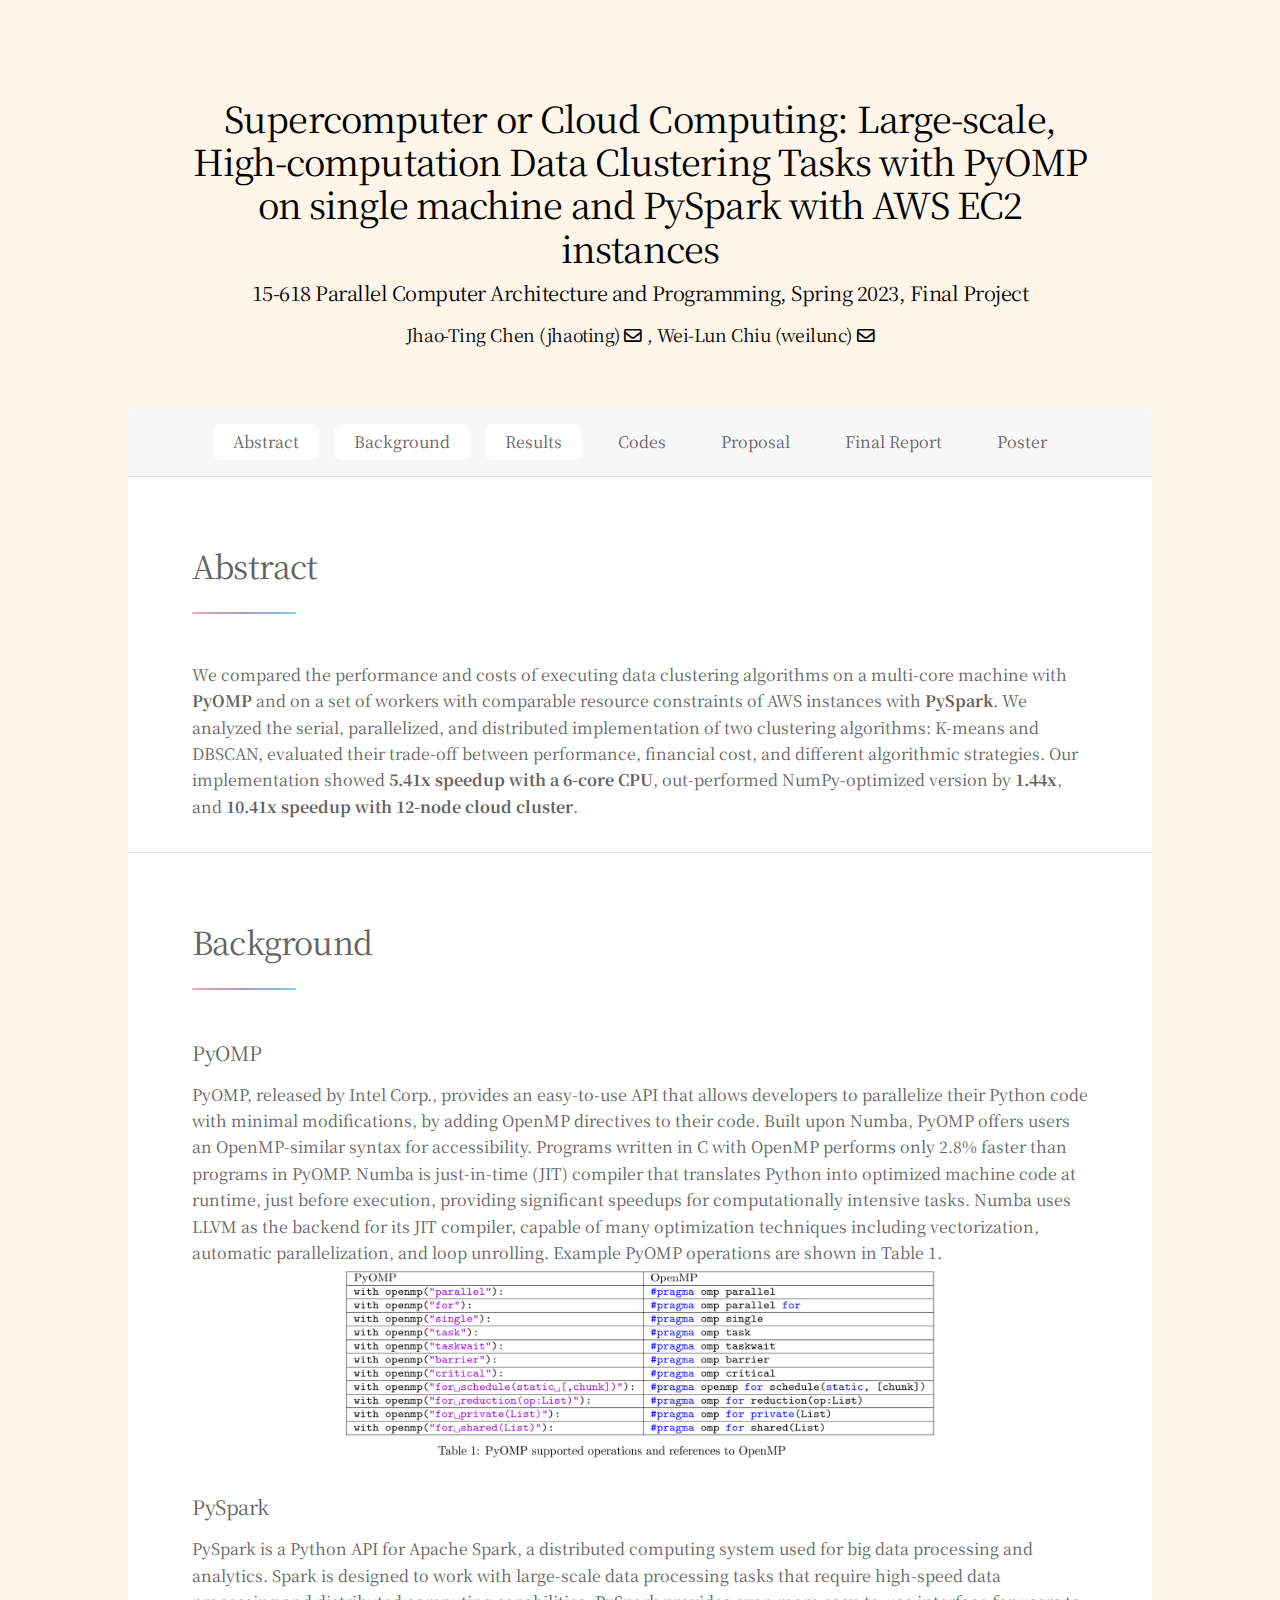
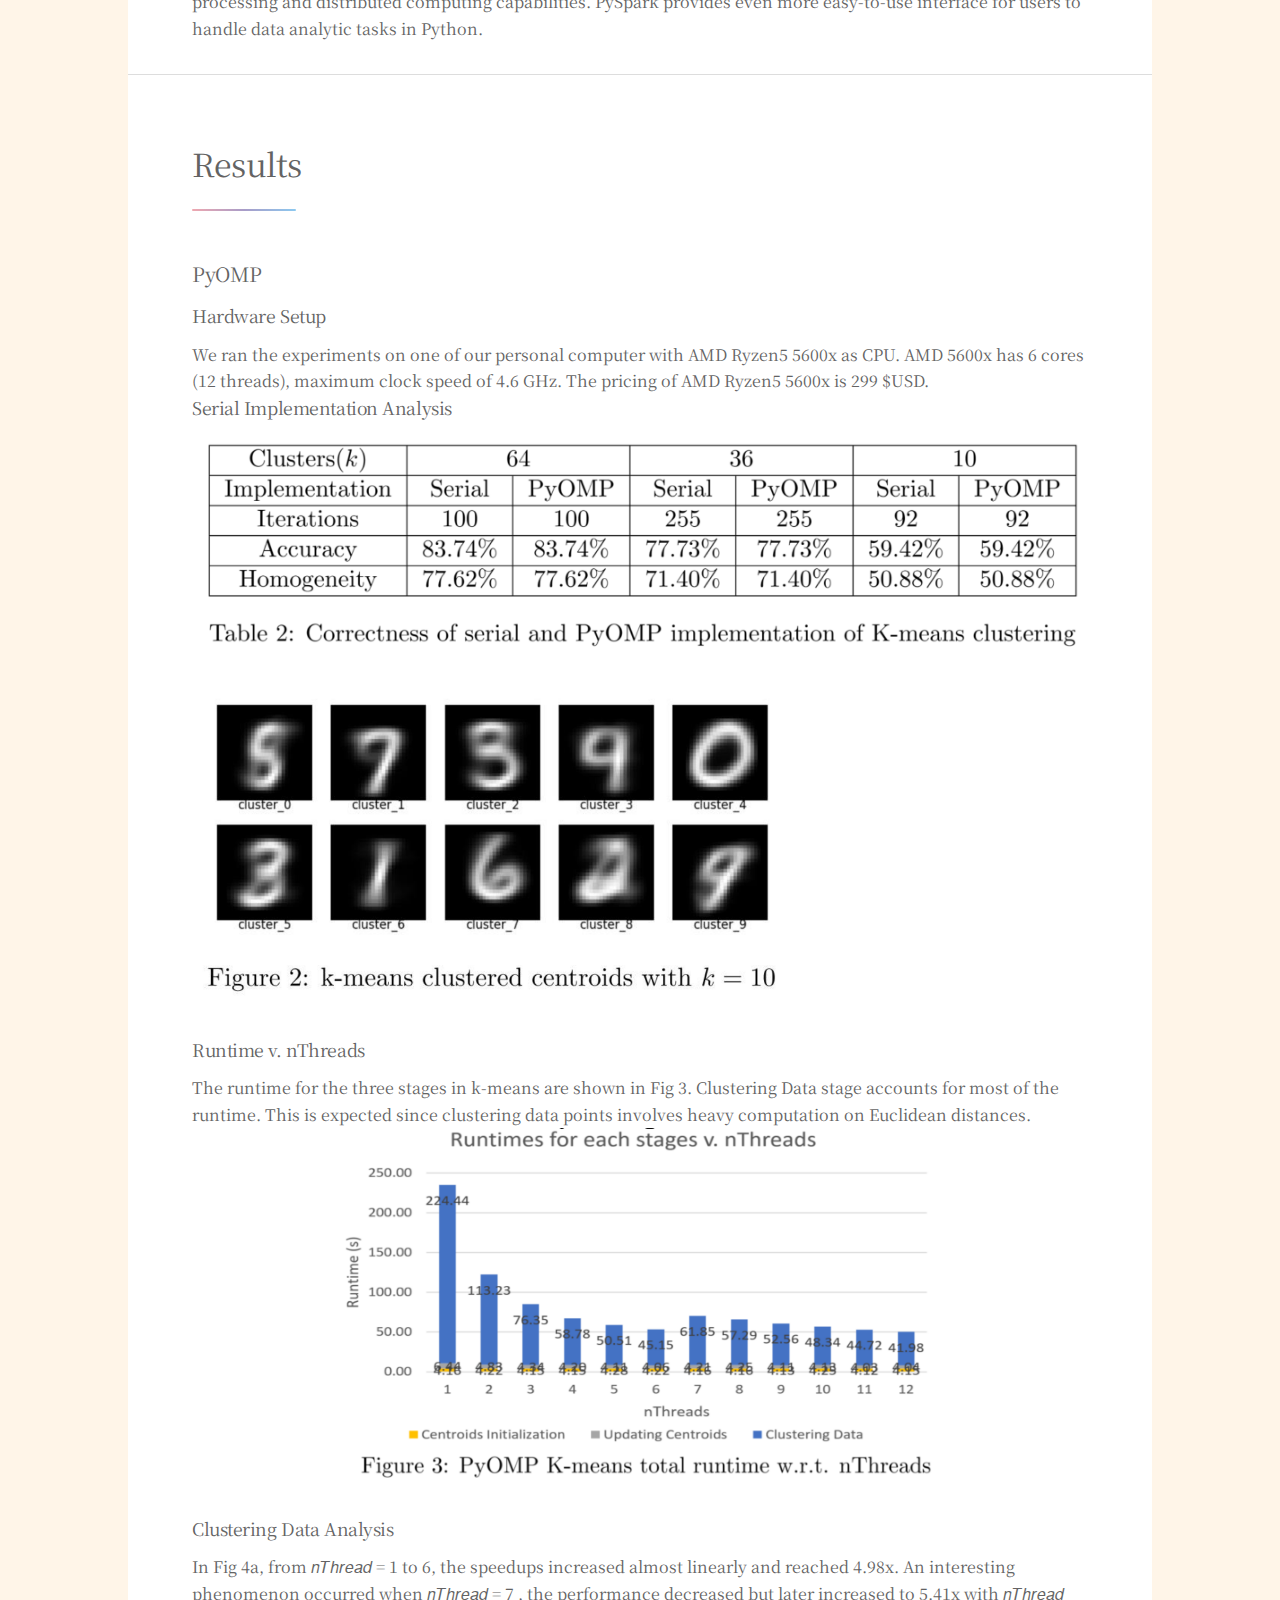
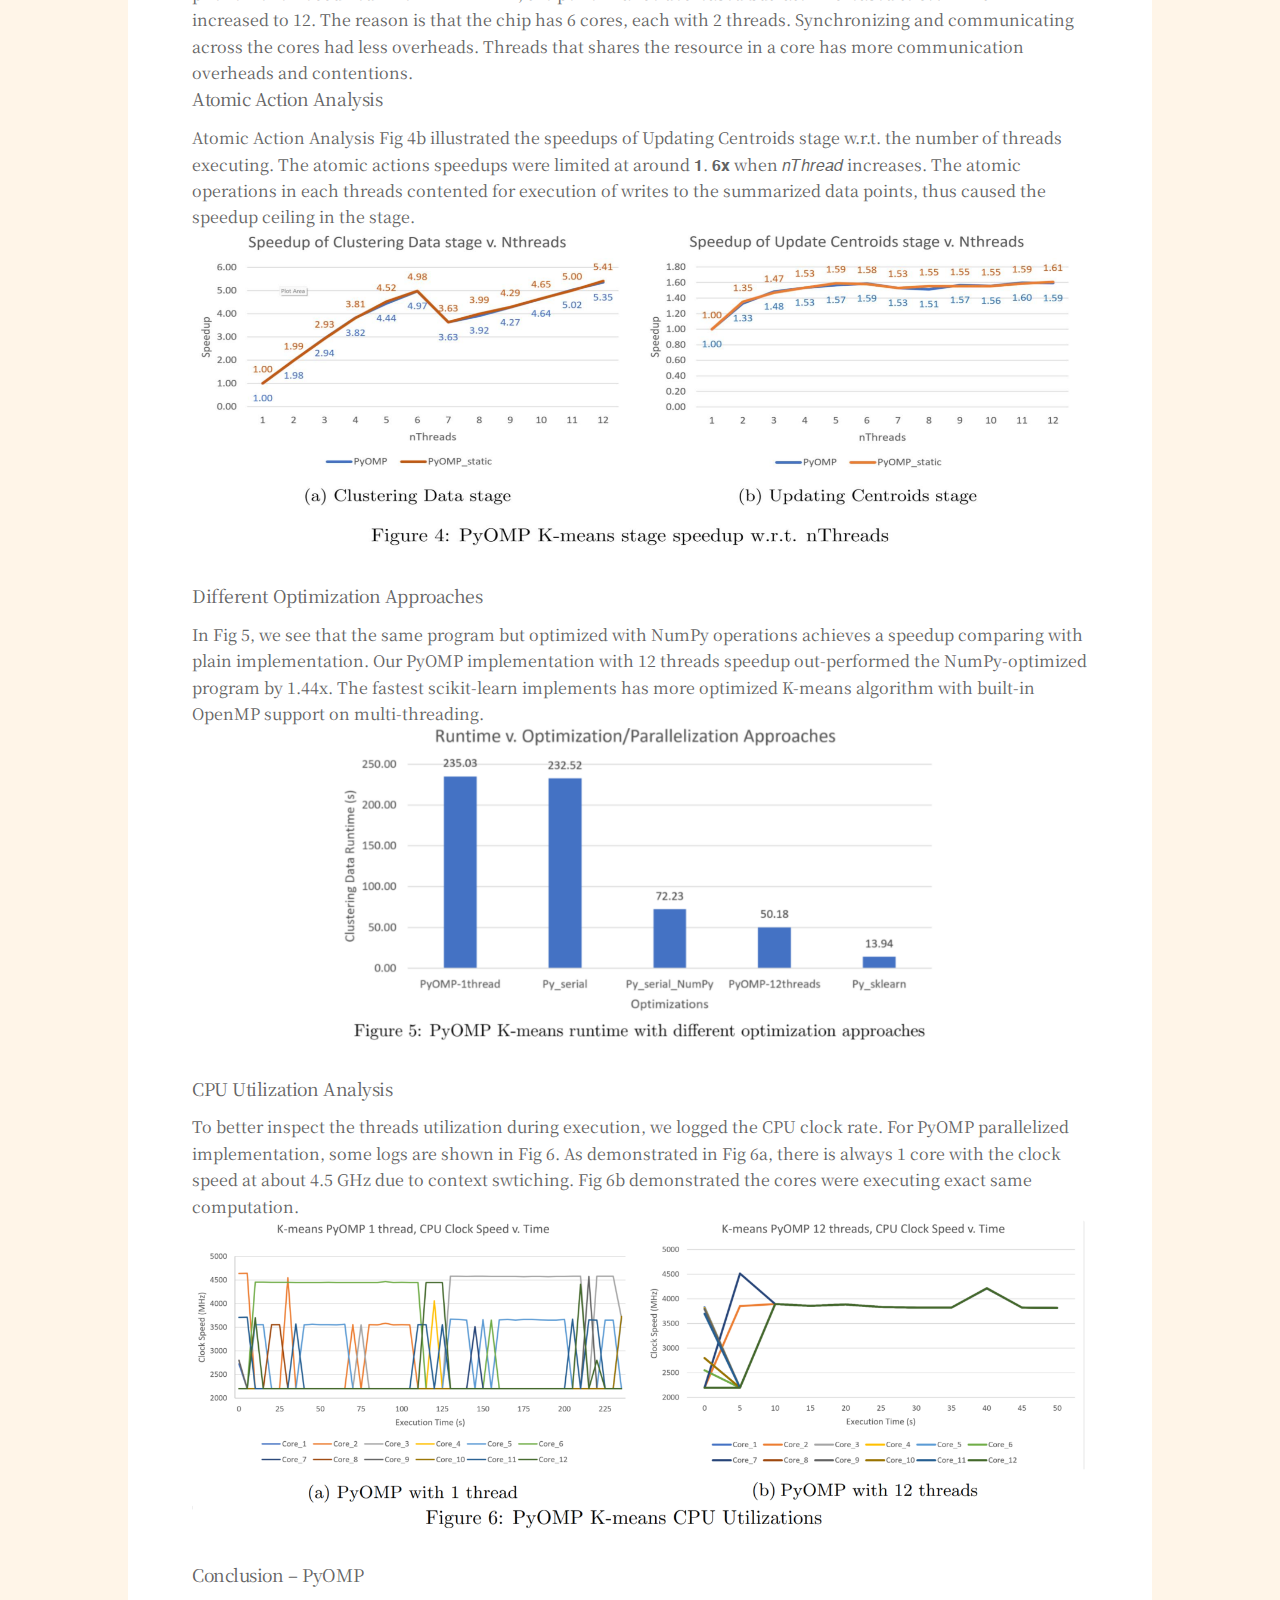
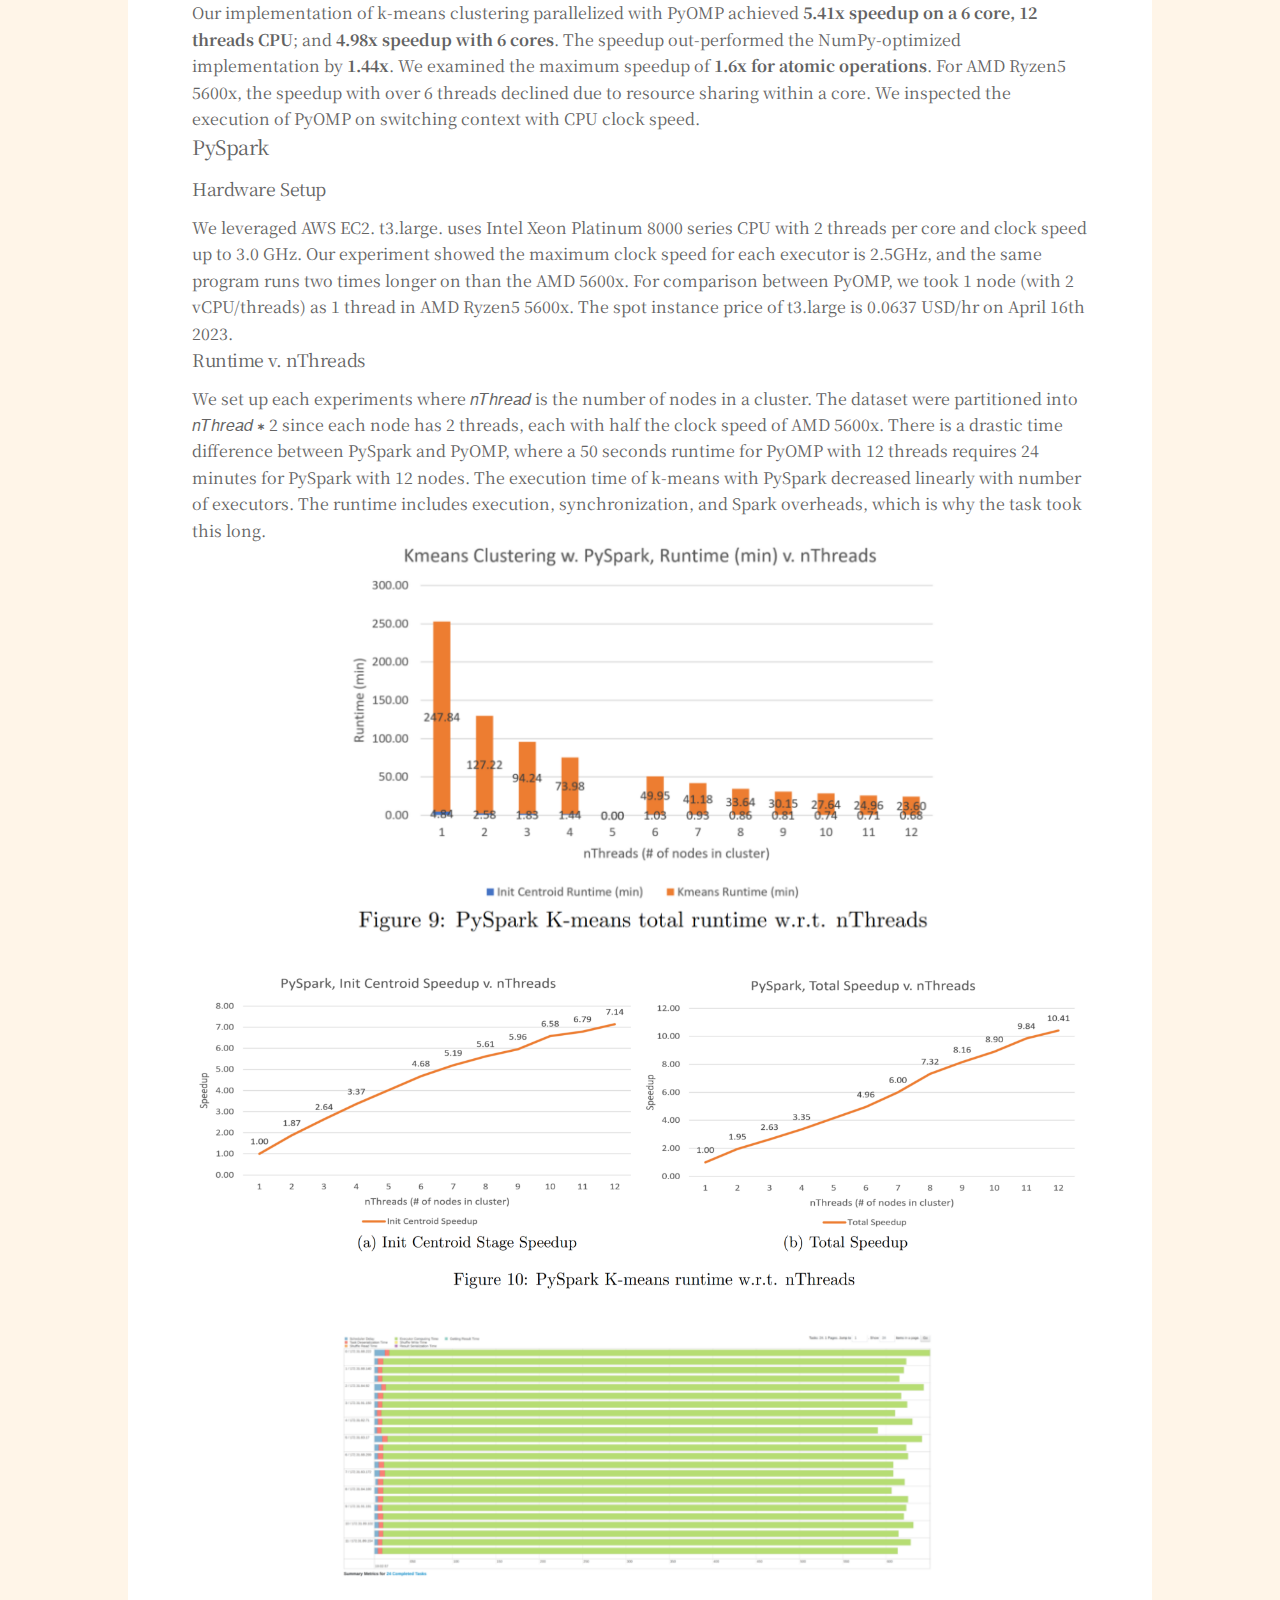
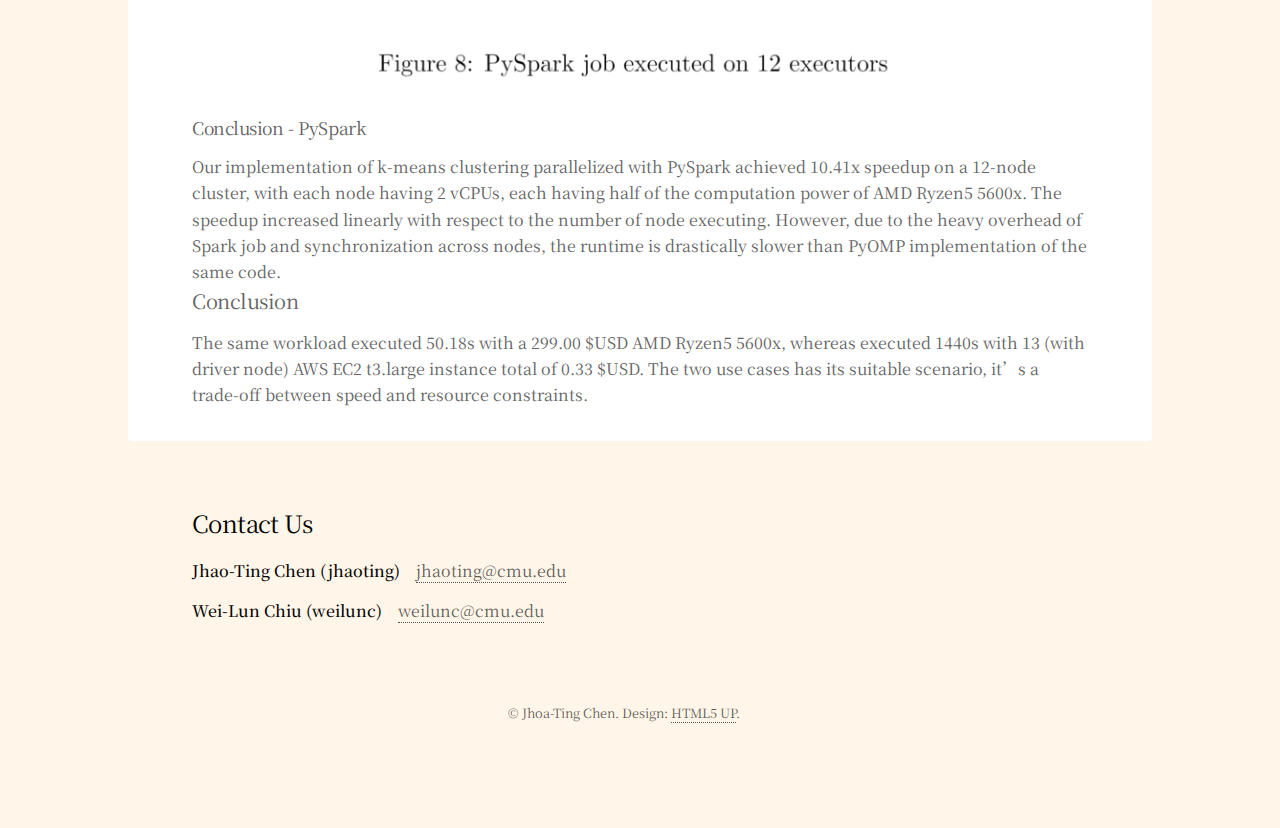
<file: index.html>
<!DOCTYPE HTML>
<!--
	Stellar by HTML5 UP
	html5up.net | @ajlkn
	Free for personal and commercial use under the CCA 3.0 license (html5up.net/license)
-->
<html>

<head>
    <!-- Global site tag (gtag.js) - Google Analytics -->
    <title>15-618 Final Project: Supercomputer or Cloud Computing: Large-scale, High-computation Data Clustering Tasks
        with PyOMP on single machine and PySpark with AWS EC2 instances</title>
    <meta charset="utf-8" />
    <meta name="viewport" content="width=device-width, initial-scale=1, user-scalable=no" />
    <meta http-equiv="Content-Security-Policy" content="upgrade-insecure-requests">

    <link rel="stylesheet" href="assets/css/main.css" />
    <noscript>
        <link rel="stylesheet" href="assets/css/noscript.css" />
    </noscript>

</head>

<body class="is-preload">

    <!-- Wrapper -->
    <div id="wrapper">

        <!-- Header -->
        <header id="header" class="alt">
            <h1>Supercomputer or Cloud Computing: Large-scale, High-computation Data Clustering Tasks with PyOMP on
                single machine and PySpark with AWS EC2 instances</h1>
            <h3>15-618 Parallel Computer Architecture and Programming, Spring 2023, Final Project</h3>
            <h4>Jhao-Ting Chen (jhaoting)
                <a href="mailto:jhaoting@cmu.edu" class="icon fa-solid fa-envelope"><span class="label"></span></a>
                , Wei-Lun Chiu (weilunc)
                <a href="mailto:weilunc@cmu.edu" class="icon fa-solid fa-envelope"><span class="label"></span> </a>
            </h4>
        </header>

        <!-- Nav -->
        <nav id="nav">
            <ul>
                <li><a href="#abstract" class="active">Abstract</a></li>
                <li><a href="#background" class="active">Background</a></li>
                <li><a href="#results" class="active">Results</a></li>
                <li><a href="https://www.github.com/jtchen0528/cmu-15618-project">Codes</a></li>
                <li><a href="/cmu-15618-project/assets/files/proposal.pdf">Proposal</a></li>
                <li><a href="/cmu-15618-project/assets/files/final_report.pdf">Final Report</a></li>
                <li><a href="/cmu-15618-project/assets/files/poster.pdf">Poster</a></li>
            </ul>
        </nav>

        <!-- Main -->
        <div id="main">

            <section id="nav-phone" class="main">
                <header class="">
                    <h2>Table of Content</h2>
                </header>
                <ul>
                    <li><a href="#abstract" class="active">Abstract</a></li>
                    <li><a href="#background" class="active">Background</a></li>
                    <li><a href="#results" class="active">Results</a></li>
                    <li><a href="https://www.github.com/jtchen0528/cmu-15618-project">Codes</a></li>
                    <li><a href="/cmu-15618-project/assets/files/proposal.pdf">Proposal</a></li>
                    <li><a href="/cmu-15618-project/assets/files/final_report.pdf">Final Report</a></li>
                    <li><a href="/cmu-15618-project/assets/files/poster.pdf">Poster</a></li>
                </ul>
            </section>

            <section id="abstract" class="main">
                <div>
                    <div class="content">
                        <header class="major">
                            <h2>Abstract</h2>
                        </header>
                        <div>
                            We compared the performance and costs of executing data clustering algorithms on a
                            multi-core
                            machine with <strong>PyOMP</strong> and on a set of workers with comparable resource
                            constraints of AWS instances
                            with <strong>PySpark</strong>. We analyzed the serial, parallelized, and distributed
                            implementation of two
                            clustering algorithms: K-means and DBSCAN, evaluated their trade-off between performance,
                            financial cost, and different algorithmic strategies. Our implementation showed
                            <strong>5.41x speedup
                                with a 6-core CPU</strong>, out-performed NumPy-optimized version by
                            <strong>1.44x</strong>, and <strong>10.41x speedup with
                                12-node cloud cluster</strong>.
                        </div>
                    </div>
                </div>
            </section>

            <section id="background" class="main">
                <div class="content">
                    <header class="major">
                        <h2>Background</h2>
                    </header>
                    <div>
                        <h3>PyOMP</h3>
                        PyOMP, released by Intel Corp., provides an easy-to-use API that allows
                        developers to parallelize their Python code with minimal modifications, by adding
                        OpenMP directives to their code. Built upon Numba, PyOMP offers users an
                        OpenMP-similar syntax for accessibility. Programs written in C with OpenMP
                        performs only 2.8% faster than programs in PyOMP. Numba is just-in-time (JIT)
                        compiler that translates Python into optimized machine code at runtime, just before
                        execution, providing significant speedups for computationally intensive tasks.
                        Numba uses LLVM as the backend for its JIT compiler, capable of many
                        optimization techniques including vectorization, automatic parallelization, and loop
                        unrolling. Example PyOMP operations are shown in Table 1.
                        <span class="image fit" style="text-align: -webkit-center;"><img
                                src="assets/files/figs/pyomp_ops.png" alt="pyomp_ops" style="max-width: 600px;"> </span>
                        <h3>PySpark</h3>
                        PySpark is a Python API for Apache Spark, a distributed computing system
                        used for big data processing and analytics. Spark is designed to work with large-scale data
                        processing tasks that require high-speed data processing and distributed
                        computing capabilities. PySpark provides even more easy-to-use interface for users
                        to handle data analytic tasks in Python.
                    </div>
                </div>
            </section>

            <section id="results" class="main">
                <div class="content">
                    <header class="major">
                        <h2>Results</h2>
                    </header>
                    <div>
                        <h3>PyOMP</h3>
                        <h4>Hardware Setup</h4>
                        We ran the experiments on one of our personal computer with AMD Ryzen5 5600x
                        as CPU. AMD 5600x has 6 cores (12 threads), maximum clock speed of 4.6 GHz. The
                        pricing of AMD Ryzen5 5600x is 299 $USD.
                        <h4>Serial Implementation Analysis</h4>

                        <div class="row">
                            <div class="col-md-8">
                                <span class="image fit" style="text-align: -webkit-center;"><img
                                        src="assets/files/figs/pyomp_acc.png" alt="pyomp_acc"> </span>
                            </div>
                            <div class="col-md-4">
                                <span class="image fit" style="text-align: -webkit-center;"><img
                                        src="assets/files/figs/pyomp_cluster.png" alt="pyomp_cluster"
                                        style="max-width: 600px;"> </span>
                            </div>
                        </div>
                        <h4>Runtime v. nThreads</h4>

                        The runtime for the three stages in k-means are shown in Fig 3. Clustering Data
                        stage accounts for most of the runtime. This is expected since clustering data points
                        involves heavy computation on Euclidean distances.
                        <span class="image fit" style="text-align: -webkit-center;"><img
                                src="assets/files/figs/pyomp_runtime.png" alt="pyomp_runtime" style="max-width: 600px;">
                        </span>


                        <h4>Clustering Data Analysis</h4>
                        In Fig 4a, from 𝑛𝑇ℎ𝑟𝑒𝑎𝑑 = 1 to 6, the speedups increased almost linearly and
                        reached 4.98x. An interesting phenomenon occurred when 𝑛𝑇ℎ𝑟𝑒𝑎𝑑 = 7 , the
                        performance decreased but later increased to 5.41x with 𝑛𝑇ℎ𝑟𝑒𝑎𝑑 increased to 12.
                        The reason is that the chip has 6 cores, each with 2 threads. Synchronizing and
                        communicating across the cores had less overheads. Threads that shares the resource
                        in a core has more communication overheads and contentions.
                        <h4>Atomic Action Analysis</h4>
                        Atomic Action Analysis
                        Fig 4b illustrated the speedups of Updating Centroids stage w.r.t. the number of
                        threads executing. The atomic actions speedups were limited at around 𝟏. 𝟔𝐱 when
                        𝑛𝑇ℎ𝑟𝑒𝑎𝑑 increases. The atomic operations in each threads contented for execution of
                        writes to the summarized data points, thus caused the speedup ceiling in the stage.
                        <span class="image fit" style="text-align: -webkit-center;"><img
                                src="assets/files/figs/pyomp_speedup.png" alt="pyomp_speedup"> </span>

                        <h4>Different Optimization Approaches</h4>
                        In Fig 5, we see that the same program but optimized with NumPy operations
                        achieves a speedup comparing with plain implementation. Our PyOMP implementation
                        with 12 threads speedup out-performed the NumPy-optimized program by 1.44x. The
                        fastest scikit-learn implements has more optimized K-means algorithm with built-in
                        OpenMP support on multi-threading.
                        <span class="image fit" style="text-align: -webkit-center;"><img
                                src="assets/files/figs/pyomp_optimization.png" alt="pyomp_optimization"
                                style="max-width: 600px;"> </span>

                        <h4>CPU Utilization Analysis</h4>

                        To better inspect the threads utilization during execution, we logged the CPU clock
                        rate. For PyOMP parallelized implementation, some logs are shown in Fig 6. As
                        demonstrated in Fig 6a, there is always 1 core with the clock speed at about 4.5 GHz
                        due to context swtiching. Fig 6b demonstrated the cores were executing exact same
                        computation.
                        <span class="image fit" style="text-align: -webkit-center;"><img
                                src="assets/files/figs/pyomp_cpu.png" alt="pyomp_cpu"> </span>
                        <h4>Conclusion – PyOMP</h4>

                        Our implementation of k-means clustering parallelized with PyOMP achieved
                        <strong>5.41x speedup on a 6 core, 12 threads CPU</strong>; and <strong>4.98x speedup with 6
                            cores</strong>. The
                        speedup out-performed the NumPy-optimized implementation by <strong>1.44x</strong>. We
                        examined the maximum speedup of <strong>1.6x for atomic operations</strong>. For AMD Ryzen5
                        5600x, the speedup with over 6 threads declined due to resource sharing within a core.
                        We inspected the execution of PyOMP on switching context with CPU clock speed.

                        <h3>PySpark</h3>
                        <h4>Hardware Setup</h4>
                        We leveraged AWS EC2. t3.large. uses Intel Xeon Platinum 8000 series CPU
                        with 2 threads per core and clock speed up to 3.0 GHz. Our experiment showed the
                        maximum clock speed for each executor is 2.5GHz, and the same program runs two
                        times longer on than the AMD 5600x. For comparison between PyOMP, we took 1
                        node (with 2 vCPU/threads) as 1 thread in AMD Ryzen5 5600x. The spot instance
                        price of t3.large is 0.0637 USD/hr on April 16th 2023.
                        <h4>Runtime v. nThreads</h4>

                        We set up each experiments where 𝑛𝑇ℎ𝑟𝑒𝑎𝑑 is the number of nodes in a
                        cluster. The dataset were partitioned into 𝑛𝑇ℎ𝑟𝑒𝑎𝑑 ∗ 2 since each node has 2
                        threads, each with half the clock speed of AMD 5600x. There is a drastic time
                        difference between PySpark and PyOMP, where a 50 seconds runtime for PyOMP
                        with 12 threads requires 24 minutes for PySpark with 12 nodes. The execution time
                        of k-means with PySpark decreased linearly with number of executors. The runtime
                        includes execution, synchronization, and Spark overheads, which is why the task
                        took this long.
                        <span class="image fit" style="text-align: -webkit-center;"><img
                                src="assets/files/figs/pyspark_runtime.png" alt="pyspark_runtime"
                                style="max-width: 600px;"> </span>
                        <span class="image fit" style="text-align: -webkit-center;"><img
                                src="assets/files/figs/pyspark_speedups.png" alt="pyspark_speedups"> </span>
                        <span class="image fit" style="text-align: -webkit-center;"><img
                                src="assets/files/figs/pyspark_executor.png" alt="pyspark_runtime"
                                style="max-width: 600px;"> </span>
                        <h4>Conclusion - PySpark</h4>

                        Our implementation of k-means clustering parallelized with PySpark achieved
                        10.41x speedup on a 12-node cluster, with each node having 2 vCPUs, each
                        having half of the computation power of AMD Ryzen5 5600x. The speedup
                        increased linearly with respect to the number of node executing. However, due to
                        the heavy overhead of Spark job and synchronization across nodes, the runtime is
                        drastically slower than PyOMP implementation of the same code.

                        <h3>Conclusion</h3>
                        The same workload executed 50.18s with a 299.00 $USD AMD Ryzen5 5600x,
                        whereas executed 1440s with 13 (with driver node) AWS EC2 t3.large instance total of
                        0.33 $USD. The two use cases has its suitable scenario, it’s a trade-off between speed
                        and resource constraints.

                    </div>
                </div>
            </section>
        </div>

        <!-- Footer -->
        <footer id="footer">
            <section>
                <h2>Contact Us</h2>
                <dl class="alt">
                    <dt>Jhao-Ting Chen (jhaoting)</dt>
                    <dd><a href="mailto:jhaoting@cmu.edu">jhaoting@cmu.edu</a></dd>
                    <dt>Wei-Lun Chiu (weilunc)</dt>
                    <dd><a href="mailto:weilunc@cmu.edu">weilunc@cmu.edu</a></dd>
                </dl>
                <!-- <ul class="icons" style="font-size: 1.3rem;">
                    <li><a href="mailto:jhaoting@cmu.edu" class="icon solid fa-envelope"><span
                                class="label">Email</span></a></li>
                    <li><a href="https://www.linkedin.com/in/jtchen0528/" class="icon brands fa-linkedin"><span
                                class="label">LinkedIn</span></a></li>
                    <li><a href="https://www.github.com/jtchen0528" class="icon brands fa-github"><span
                                class="label">GitHub</span></a></li>
                    <li><a href="https://jtchen0528.github.io/blog" class="icon solid fa-pen-nib"><span
                                class="label">Blog</span></a></li>
                </ul> -->
            </section>
            <p class="copyright">&copy; Jhoa-Ting Chen. Design: <a href="https://html5up.net">HTML5 UP</a>.</p>
        </footer>

    </div>

    <!-- Scripts -->
    <script src="assets/js/jquery.min.js"></script>
    <script src="assets/js/jquery.scrollex.min.js"></script>
    <script src="assets/js/jquery.scrolly.min.js"></script>
    <script src="assets/js/browser.min.js"></script>
    <script src="assets/js/breakpoints.min.js"></script>
    <script src="assets/js/util.js"></script>
    <script src="assets/js/main.js"></script>

</body>

</html>
</file>
<file: assets/css/noscript.css>
/*
	Stellar by HTML5 UP
	html5up.net | @ajlkn
	Free for personal and commercial use under the CCA 3.0 license (html5up.net/license)
*/

/* Header */

	body.is-preload #header.alt > * {
		opacity: 1;
	}

	body.is-preload #header.alt .logo {
		-moz-transform: none;
		-webkit-transform: none;
		-ms-transform: none;
		transform: none;
	}
</file>
<file: assets/css/main.css>
@import url(fontawesome-all.min.css);
@import 'https://fonts.googleapis.com/css?family=Noto+Serif+TC:400,700';

/*
	Stellar by HTML5 UP
	html5up.net | @ajlkn
	Free for personal and commercial use under the CCA 3.0 license (html5up.net/license)
*/

html,
body,
div,
span,
applet,
object,
iframe,
h1,
h2,
h3,
h4,
h5,
h6,
p,
blockquote,
pre,
a,
abbr,
acronym,
address,
big,
cite,
code,
del,
dfn,
em,
img,
ins,
kbd,
q,
s,
samp,
small,
strike,
strong,
sub,
sup,
tt,
var,
b,
u,
i,
center,
dl,
dt,
dd,
ol,
ul,
li,
fieldset,
form,
label,
legend,
table,
caption,
tbody,
tfoot,
thead,
tr,
th,
td,
article,
aside,
canvas,
details,
embed,
figure,
figcaption,
footer,
header,
hgroup,
menu,
nav,
output,
ruby,
section,
summary,
time,
mark,
audio,
video {
    margin: 0;
    padding: 0;
    border: 0;
    font-size: 100%;
    font: inherit;
    vertical-align: baseline;
}

article,
aside,
details,
figcaption,
figure,
footer,
header,
hgroup,
menu,
nav,
section {
    display: block;
}

body {
    line-height: 1;
}

ol,
ul {
    list-style: none;
}

blockquote,
q {
    quotes: none;
}

blockquote:before,
blockquote:after,
q:before,
q:after {
    content: '';
    content: none;
}

table {
    border-collapse: collapse;
    border-spacing: 0;
}

body {
    -webkit-text-size-adjust: none;
}

mark {
    background-color: transparent;
    color: inherit;
}

input::-moz-focus-inner {
    border: 0;
    padding: 0;
}

input,
select,
textarea {
    -moz-appearance: none;
    -webkit-appearance: none;
    -ms-appearance: none;
    appearance: none;
}


/* Basic */

@-ms-viewport {
    width: device-width;
}

body {
    -ms-overflow-style: scrollbar;
}

@media screen and (max-width: 480px) {
    html,
    body {
        min-width: 320px;
    }
}

html {
    box-sizing: border-box;
}

*,
*:before,
*:after {
    box-sizing: inherit;
}


/* body {
    background-color: #935d8c;
    background-image: url("images/overlay.png"), -moz-linear-gradient(45deg, #e37682 15%, #5f4d93 85%);
    background-image: url("images/overlay.png"), -webkit-linear-gradient(45deg, #e37682 15%, #5f4d93 85%);
    background-image: url("images/overlay.png"), -ms-linear-gradient(45deg, #e37682 15%, #5f4d93 85%);
    background-image: url("images/overlay.png"), linear-gradient(45deg, #e37682 15%, #5f4d93 85%);
} */

body.is-preload *,
body.is-preload *:before,
body.is-preload *:after {
    -moz-animation: none !important;
    -webkit-animation: none !important;
    -ms-animation: none !important;
    animation: none !important;
    -moz-transition: none !important;
    -webkit-transition: none !important;
    -ms-transition: none !important;
    transition: none !important;
}


/* Type */

body {
    background-color: #fff5e8;
    color: rgba(0, 0, 0, 0.65);
}

body,
input,
select,
textarea {
    font-family: "Noto Serif TC", serif;
    font-size: 17pt;
    font-weight: 400;
    line-height: 1.65;
}

@media screen and (max-width: 1680px) {
    body,
    input,
    select,
    textarea {
        font-size: 14pt;
    }
}

@media screen and (max-width: 1280px) {
    body,
    input,
    select,
    textarea {
        font-size: 12pt;
    }
}

@media screen and (max-width: 360px) {
    body,
    input,
    select,
    textarea {
        font-size: 11pt;
    }
}

a {
    -moz-transition: color 0.2s ease, border-bottom 0.2s ease;
    -webkit-transition: color 0.2s ease, border-bottom 0.2s ease;
    -ms-transition: color 0.2s ease, border-bottom 0.2s ease;
    transition: color 0.2s ease, border-bottom 0.2s ease;
    text-decoration: none;
    border-bottom: dotted 1px;
    color: inherit;
}

a:hover {
    border-bottom-color: transparent;
}

strong,
b {
    font-weight: 700;
}

em,
i {
    font-style: italic;
}

p {
    margin: 0 0 2em 0;
}

p.content {
    -moz-columns: 20em 2;
    -webkit-columns: 20em 2;
    -ms-columns: 20em 2;
    columns: 20em 2;
    -moz-column-gap: 2em;
    -webkit-column-gap: 2em;
    -ms-column-gap: 2em;
    column-gap: 2em;
    text-align: justify;
}

h1,
h2,
h3,
h4,
h5,
h6 {
    font-weight: 400;
    line-height: 1.5;
    margin: 0 0 0.7em 0;
    letter-spacing: -0.025em;
}

h1 a,
h2 a,
h3 a,
h4 a,
h5 a,
h6 a {
    color: inherit;
    text-decoration: none;
}

h1 {
    font-size: 2.5em;
    line-height: 1.2;
}

h2 {
    font-size: 1.5em;
}

h3 {
    font-size: 1.25em;
}

h4 {
    font-size: 1.1em;
}

h5 {
    font-size: 0.9em;
}

h6 {
    font-size: 0.7em;
}

@media screen and (max-width: 736px) {
    h1 {
        font-size: 2em;
    }
    h2 {
        font-size: 1.2em;
    }
    
    h3 {
        font-size: 1.1em;
    }
    
    h4 {
        font-size: 0.95em;
    }
    
    h5 {
        font-size: 0.8em;
    }
    
    h6 {
        font-size: 0.6em;
    }
}

sub {
    font-size: 0.8em;
    position: relative;
    top: 0.5em;
}

sup {
    font-size: 0.8em;
    position: relative;
    top: -0.5em;
}

blockquote {
    border-left: solid 4px;
    font-style: italic;
    margin: 0 0 2em 0;
    padding: 0.5em 0 0.5em 2em;
}

code {
    border-radius: 8px;
    border: solid 1px;
    font-family: "Courier New", monospace;
    font-size: 0.9em;
    margin: 0 0.25em;
    padding: 0.25em 0.65em;
}

pre {
    -webkit-overflow-scrolling: touch;
    font-family: "Courier New", monospace;
    font-size: 0.9em;
    margin: 0 0 2em 0;
}

pre code {
    display: block;
    line-height: 1.75;
    padding: 1em 1.5em;
    overflow-x: auto;
}

hr {
    border: 0;
    border-bottom: solid 1px;
    margin: 2em 0;
}

hr.major {
    margin: 3em 0;
}

.align-left {
    text-align: left;
}

.align-center {
    text-align: center;
}

.align-right {
    text-align: right;
}

input,
select,
textarea {
    color: #ffffff;
}

a:hover {
    color: #ffffff;
}

strong,
b {
    color: #ffffff;
}

h1,
h2,
h3,
h4,
h5,
h6 {
    color: #000000;
}

blockquote {
    border-left-color: rgba(255, 255, 255, 0.35);
}

code {
    background: rgba(255, 255, 255, 0.075);
    border-color: rgba(255, 255, 255, 0.35);
}

hr {
    border-bottom-color: rgba(255, 255, 255, 0.35);
}


/* Row */

.row {
    display: flex;
    flex-wrap: wrap;
    box-sizing: border-box;
    align-items: stretch;
}

.row>* {
    box-sizing: border-box;
}

.row.gtr-uniform>*> :last-child {
    margin-bottom: 0;
}

.row.aln-left {
    justify-content: flex-start;
}

.row.aln-center {
    justify-content: center;
}

.row.aln-right {
    justify-content: flex-end;
}

.row.aln-top {
    align-items: flex-start;
}

.row.aln-middle {
    align-items: center;
}

.row.aln-bottom {
    align-items: flex-end;
}

.row>.imp {
    order: -1;
}

.row>.col-1 {
    width: 8.33333%;
}

.row>.off-1 {
    margin-left: 8.33333%;
}

.row>.col-2 {
    width: 16.66667%;
}

.row>.off-2 {
    margin-left: 16.66667%;
}

.row>.col-3 {
    width: 25%;
}

.row>.off-3 {
    margin-left: 25%;
}

.row>.col-4 {
    width: 33.33333%;
}

.row>.off-4 {
    margin-left: 33.33333%;
}

.row>.col-5 {
    width: 41.66667%;
}

.row>.off-5 {
    margin-left: 41.66667%;
}

.row>.col-6 {
    width: 50%;
}

.row>.off-6 {
    margin-left: 50%;
}

.row>.col-7 {
    width: 58.33333%;
}

.row>.off-7 {
    margin-left: 58.33333%;
}

.row>.col-8 {
    width: 66.66667%;
}

.row>.off-8 {
    margin-left: 66.66667%;
}

.row>.col-9 {
    width: 75%;
}

.row>.off-9 {
    margin-left: 75%;
}

.row>.col-10 {
    width: 83.33333%;
}

.row>.off-10 {
    margin-left: 83.33333%;
}

.row>.col-11 {
    width: 91.66667%;
}

.row>.off-11 {
    margin-left: 91.66667%;
}

.row>.col-12 {
    width: 100%;
}

.row>.off-12 {
    margin-left: 100%;
}

.row.gtr-0 {
    margin-top: 0;
    margin-left: 0em;
}

.row.gtr-0>* {
    padding: 0 0 0 0em;
}

.row.gtr-0.gtr-uniform {
    margin-top: 0em;
}

.row.gtr-0.gtr-uniform>* {
    padding-top: 0em;
}

.row.gtr-25 {
    margin-top: 0;
    margin-left: -0.375em;
}

.row.gtr-25>* {
    padding: 0 0 0 0.375em;
}

.row.gtr-25.gtr-uniform {
    margin-top: -0.375em;
}

.row.gtr-25.gtr-uniform>* {
    padding-top: 0.375em;
}

.row.gtr-50 {
    margin-top: 0;
    margin-left: -0.75em;
}

.row.gtr-50>* {
    padding: 0 0 0 0.75em;
}

.row.gtr-50.gtr-uniform {
    margin-top: -0.75em;
}

.row.gtr-50.gtr-uniform>* {
    padding-top: 0.75em;
}

.row {
    margin-top: 0;
    margin-left: -1.5em;
}

.row>* {
    padding: 0 0 0 1.5em;
}

.row.gtr-uniform {
    margin-top: -1.5em;
}

.row.gtr-uniform>* {
    padding-top: 1.5em;
}

.row.gtr-150 {
    margin-top: 0;
    margin-left: -2.25em;
}

.row.gtr-150>* {
    padding: 0 0 0 2.25em;
}

.row.gtr-150.gtr-uniform {
    margin-top: -2.25em;
}

.row.gtr-150.gtr-uniform>* {
    padding-top: 2.25em;
}

.row.gtr-200 {
    margin-top: 0;
    margin-left: -3em;
}

.row.gtr-200>* {
    padding: 0 0 0 3em;
}

.row.gtr-200.gtr-uniform {
    margin-top: -3em;
}

.row.gtr-200.gtr-uniform>* {
    padding-top: 3em;
}

@media screen and (max-width: 1680px) {
    .row {
        display: flex;
        flex-wrap: wrap;
        box-sizing: border-box;
        align-items: stretch;
    }
    .row>* {
        box-sizing: border-box;
    }
    .row.gtr-uniform>*> :last-child {
        margin-bottom: 0;
    }
    .row.aln-left {
        justify-content: flex-start;
    }
    .row.aln-center {
        justify-content: center;
    }
    .row.aln-right {
        justify-content: flex-end;
    }
    .row.aln-top {
        align-items: flex-start;
    }
    .row.aln-middle {
        align-items: center;
    }
    .row.aln-bottom {
        align-items: flex-end;
    }
    .row>.imp-xlarge {
        order: -1;
    }
    .row>.col-1-xlarge {
        width: 8.33333%;
    }
    .row>.off-1-xlarge {
        margin-left: 8.33333%;
    }
    .row>.col-2-xlarge {
        width: 16.66667%;
    }
    .row>.off-2-xlarge {
        margin-left: 16.66667%;
    }
    .row>.col-3-xlarge {
        width: 25%;
    }
    .row>.off-3-xlarge {
        margin-left: 25%;
    }
    .row>.col-4-xlarge {
        width: 33.33333%;
    }
    .row>.off-4-xlarge {
        margin-left: 33.33333%;
    }
    .row>.col-5-xlarge {
        width: 41.66667%;
    }
    .row>.off-5-xlarge {
        margin-left: 41.66667%;
    }
    .row>.col-6-xlarge {
        width: 50%;
    }
    .row>.off-6-xlarge {
        margin-left: 50%;
    }
    .row>.col-7-xlarge {
        width: 58.33333%;
    }
    .row>.off-7-xlarge {
        margin-left: 58.33333%;
    }
    .row>.col-8-xlarge {
        width: 66.66667%;
    }
    .row>.off-8-xlarge {
        margin-left: 66.66667%;
    }
    .row>.col-9-xlarge {
        width: 75%;
    }
    .row>.off-9-xlarge {
        margin-left: 75%;
    }
    .row>.col-10-xlarge {
        width: 83.33333%;
    }
    .row>.off-10-xlarge {
        margin-left: 83.33333%;
    }
    .row>.col-11-xlarge {
        width: 91.66667%;
    }
    .row>.off-11-xlarge {
        margin-left: 91.66667%;
    }
    .row>.col-12-xlarge {
        width: 100%;
    }
    .row>.off-12-xlarge {
        margin-left: 100%;
    }
    .row.gtr-0 {
        margin-top: 0;
        margin-left: 0em;
    }
    .row.gtr-0>* {
        padding: 0 0 0 0em;
    }
    .row.gtr-0.gtr-uniform {
        margin-top: 0em;
    }
    .row.gtr-0.gtr-uniform>* {
        padding-top: 0em;
    }
    .row.gtr-25 {
        margin-top: 0;
        margin-left: -0.375em;
    }
    .row.gtr-25>* {
        padding: 0 0 0 0.375em;
    }
    .row.gtr-25.gtr-uniform {
        margin-top: -0.375em;
    }
    .row.gtr-25.gtr-uniform>* {
        padding-top: 0.375em;
    }
    .row.gtr-50 {
        margin-top: 0;
        margin-left: -0.75em;
    }
    .row.gtr-50>* {
        padding: 0 0 0 0.75em;
    }
    .row.gtr-50.gtr-uniform {
        margin-top: -0.75em;
    }
    .row.gtr-50.gtr-uniform>* {
        padding-top: 0.75em;
    }
    .row {
        margin-top: 0;
        margin-left: -1.5em;
    }
    .row>* {
        padding: 0 0 0 1.5em;
    }
    .row.gtr-uniform {
        margin-top: -1.5em;
    }
    .row.gtr-uniform>* {
        padding-top: 1.5em;
    }
    .row.gtr-150 {
        margin-top: 0;
        margin-left: -2.25em;
    }
    .row.gtr-150>* {
        padding: 0 0 0 2.25em;
    }
    .row.gtr-150.gtr-uniform {
        margin-top: -2.25em;
    }
    .row.gtr-150.gtr-uniform>* {
        padding-top: 2.25em;
    }
    .row.gtr-200 {
        margin-top: 0;
        margin-left: -3em;
    }
    .row.gtr-200>* {
        padding: 0 0 0 3em;
    }
    .row.gtr-200.gtr-uniform {
        margin-top: -3em;
    }
    .row.gtr-200.gtr-uniform>* {
        padding-top: 3em;
    }
}

@media screen and (max-width: 1280px) {
    .row {
        display: flex;
        flex-wrap: wrap;
        box-sizing: border-box;
        align-items: stretch;
    }
    .row>* {
        box-sizing: border-box;
    }
    .row.gtr-uniform>*> :last-child {
        margin-bottom: 0;
    }
    .row.aln-left {
        justify-content: flex-start;
    }
    .row.aln-center {
        justify-content: center;
    }
    .row.aln-right {
        justify-content: flex-end;
    }
    .row.aln-top {
        align-items: flex-start;
    }
    .row.aln-middle {
        align-items: center;
    }
    .row.aln-bottom {
        align-items: flex-end;
    }
    .row>.imp-large {
        order: -1;
    }
    .row>.col-1-large {
        width: 8.33333%;
    }
    .row>.off-1-large {
        margin-left: 8.33333%;
    }
    .row>.col-2-large {
        width: 16.66667%;
    }
    .row>.off-2-large {
        margin-left: 16.66667%;
    }
    .row>.col-3-large {
        width: 25%;
    }
    .row>.off-3-large {
        margin-left: 25%;
    }
    .row>.col-4-large {
        width: 33.33333%;
    }
    .row>.off-4-large {
        margin-left: 33.33333%;
    }
    .row>.col-5-large {
        width: 41.66667%;
    }
    .row>.off-5-large {
        margin-left: 41.66667%;
    }
    .row>.col-6-large {
        width: 50%;
    }
    .row>.off-6-large {
        margin-left: 50%;
    }
    .row>.col-7-large {
        width: 58.33333%;
    }
    .row>.off-7-large {
        margin-left: 58.33333%;
    }
    .row>.col-8-large {
        width: 66.66667%;
    }
    .row>.off-8-large {
        margin-left: 66.66667%;
    }
    .row>.col-9-large {
        width: 75%;
    }
    .row>.off-9-large {
        margin-left: 75%;
    }
    .row>.col-10-large {
        width: 83.33333%;
    }
    .row>.off-10-large {
        margin-left: 83.33333%;
    }
    .row>.col-11-large {
        width: 91.66667%;
    }
    .row>.off-11-large {
        margin-left: 91.66667%;
    }
    .row>.col-12-large {
        width: 100%;
    }
    .row>.off-12-large {
        margin-left: 100%;
    }
    .row.gtr-0 {
        margin-top: 0;
        margin-left: 0em;
    }
    .row.gtr-0>* {
        padding: 0 0 0 0em;
    }
    .row.gtr-0.gtr-uniform {
        margin-top: 0em;
    }
    .row.gtr-0.gtr-uniform>* {
        padding-top: 0em;
    }
    .row.gtr-25 {
        margin-top: 0;
        margin-left: -0.375em;
    }
    .row.gtr-25>* {
        padding: 0 0 0 0.375em;
    }
    .row.gtr-25.gtr-uniform {
        margin-top: -0.375em;
    }
    .row.gtr-25.gtr-uniform>* {
        padding-top: 0.375em;
    }
    .row.gtr-50 {
        margin-top: 0;
        margin-left: -0.75em;
    }
    .row.gtr-50>* {
        padding: 0 0 0 0.75em;
    }
    .row.gtr-50.gtr-uniform {
        margin-top: -0.75em;
    }
    .row.gtr-50.gtr-uniform>* {
        padding-top: 0.75em;
    }
    .row {
        margin-top: 0;
        margin-left: -1.5em;
    }
    .row>* {
        padding: 0 0 0 1.5em;
    }
    .row.gtr-uniform {
        margin-top: -1.5em;
    }
    .row.gtr-uniform>* {
        padding-top: 1.5em;
    }
    .row.gtr-150 {
        margin-top: 0;
        margin-left: -2.25em;
    }
    .row.gtr-150>* {
        padding: 0 0 0 2.25em;
    }
    .row.gtr-150.gtr-uniform {
        margin-top: -2.25em;
    }
    .row.gtr-150.gtr-uniform>* {
        padding-top: 2.25em;
    }
    .row.gtr-200 {
        margin-top: 0;
        margin-left: -3em;
    }
    .row.gtr-200>* {
        padding: 0 0 0 3em;
    }
    .row.gtr-200.gtr-uniform {
        margin-top: -3em;
    }
    .row.gtr-200.gtr-uniform>* {
        padding-top: 3em;
    }
}

@media screen and (max-width: 980px) {
    .row {
        display: flex;
        flex-wrap: wrap;
        box-sizing: border-box;
        align-items: stretch;
    }
    .row>* {
        box-sizing: border-box;
    }
    .row.gtr-uniform>*> :last-child {
        margin-bottom: 0;
    }
    .row.aln-left {
        justify-content: flex-start;
    }
    .row.aln-center {
        justify-content: center;
    }
    .row.aln-right {
        justify-content: flex-end;
    }
    .row.aln-top {
        align-items: flex-start;
    }
    .row.aln-middle {
        align-items: center;
    }
    .row.aln-bottom {
        align-items: flex-end;
    }
    .row>.imp-medium {
        order: -1;
    }
    .row>.col-1-medium {
        width: 8.33333%;
    }
    .row>.off-1-medium {
        margin-left: 8.33333%;
    }
    .row>.col-2-medium {
        width: 16.66667%;
    }
    .row>.off-2-medium {
        margin-left: 16.66667%;
    }
    .row>.col-3-medium {
        width: 25%;
    }
    .row>.off-3-medium {
        margin-left: 25%;
    }
    .row>.col-4-medium {
        width: 33.33333%;
    }
    .row>.off-4-medium {
        margin-left: 33.33333%;
    }
    .row>.col-5-medium {
        width: 41.66667%;
    }
    .row>.off-5-medium {
        margin-left: 41.66667%;
    }
    .row>.col-6-medium {
        width: 50%;
    }
    .row>.off-6-medium {
        margin-left: 50%;
    }
    .row>.col-7-medium {
        width: 58.33333%;
    }
    .row>.off-7-medium {
        margin-left: 58.33333%;
    }
    .row>.col-8-medium {
        width: 66.66667%;
    }
    .row>.off-8-medium {
        margin-left: 66.66667%;
    }
    .row>.col-9-medium {
        width: 75%;
    }
    .row>.off-9-medium {
        margin-left: 75%;
    }
    .row>.col-10-medium {
        width: 83.33333%;
    }
    .row>.off-10-medium {
        margin-left: 83.33333%;
    }
    .row>.col-11-medium {
        width: 91.66667%;
    }
    .row>.off-11-medium {
        margin-left: 91.66667%;
    }
    .row>.col-12-medium {
        width: 100%;
    }
    .row>.off-12-medium {
        margin-left: 100%;
    }
    .row.gtr-0 {
        margin-top: 0;
        margin-left: 0em;
    }
    .row.gtr-0>* {
        padding: 0 0 0 0em;
    }
    .row.gtr-0.gtr-uniform {
        margin-top: 0em;
    }
    .row.gtr-0.gtr-uniform>* {
        padding-top: 0em;
    }
    .row.gtr-25 {
        margin-top: 0;
        margin-left: -0.375em;
    }
    .row.gtr-25>* {
        padding: 0 0 0 0.375em;
    }
    .row.gtr-25.gtr-uniform {
        margin-top: -0.375em;
    }
    .row.gtr-25.gtr-uniform>* {
        padding-top: 0.375em;
    }
    .row.gtr-50 {
        margin-top: 0;
        margin-left: -0.75em;
    }
    .row.gtr-50>* {
        padding: 0 0 0 0.75em;
    }
    .row.gtr-50.gtr-uniform {
        margin-top: -0.75em;
    }
    .row.gtr-50.gtr-uniform>* {
        padding-top: 0.75em;
    }
    .row {
        margin-top: 0;
        margin-left: -1.5em;
    }
    .row>* {
        padding: 0 0 0 1.5em;
    }
    .row.gtr-uniform {
        margin-top: -1.5em;
    }
    .row.gtr-uniform>* {
        padding-top: 1.5em;
    }
    .row.gtr-150 {
        margin-top: 0;
        margin-left: -2.25em;
    }
    .row.gtr-150>* {
        padding: 0 0 0 2.25em;
    }
    .row.gtr-150.gtr-uniform {
        margin-top: -2.25em;
    }
    .row.gtr-150.gtr-uniform>* {
        padding-top: 2.25em;
    }
    .row.gtr-200 {
        margin-top: 0;
        margin-left: -3em;
    }
    .row.gtr-200>* {
        padding: 0 0 0 3em;
    }
    .row.gtr-200.gtr-uniform {
        margin-top: -3em;
    }
    .row.gtr-200.gtr-uniform>* {
        padding-top: 3em;
    }
}

@media screen and (max-width: 736px) {
    .row {
        display: flex;
        flex-wrap: wrap;
        box-sizing: border-box;
        align-items: stretch;
    }
    .row>* {
        box-sizing: border-box;
    }
    .row.gtr-uniform>*> :last-child {
        margin-bottom: 0;
    }
    .row.aln-left {
        justify-content: flex-start;
    }
    .row.aln-center {
        justify-content: center;
    }
    .row.aln-right {
        justify-content: flex-end;
    }
    .row.aln-top {
        align-items: flex-start;
    }
    .row.aln-middle {
        align-items: center;
    }
    .row.aln-bottom {
        align-items: flex-end;
    }
    .row>.imp-small {
        order: -1;
    }
    .row>.col-1-small {
        width: 8.33333%;
    }
    .row>.off-1-small {
        margin-left: 8.33333%;
    }
    .row>.col-2-small {
        width: 16.66667%;
    }
    .row>.off-2-small {
        margin-left: 16.66667%;
    }
    .row>.col-3-small {
        width: 25%;
    }
    .row>.off-3-small {
        margin-left: 25%;
    }
    .row>.col-4-small {
        width: 33.33333%;
    }
    .row>.off-4-small {
        margin-left: 33.33333%;
    }
    .row>.col-5-small {
        width: 41.66667%;
    }
    .row>.off-5-small {
        margin-left: 41.66667%;
    }
    .row>.col-6-small {
        width: 50%;
    }
    .row>.off-6-small {
        margin-left: 50%;
    }
    .row>.col-7-small {
        width: 58.33333%;
    }
    .row>.off-7-small {
        margin-left: 58.33333%;
    }
    .row>.col-8-small {
        width: 66.66667%;
    }
    .row>.off-8-small {
        margin-left: 66.66667%;
    }
    .row>.col-9-small {
        width: 75%;
    }
    .row>.off-9-small {
        margin-left: 75%;
    }
    .row>.col-10-small {
        width: 83.33333%;
    }
    .row>.off-10-small {
        margin-left: 83.33333%;
    }
    .row>.col-11-small {
        width: 91.66667%;
    }
    .row>.off-11-small {
        margin-left: 91.66667%;
    }
    .row>.col-12-small {
        width: 100%;
    }
    .row>.off-12-small {
        margin-left: 100%;
    }
    .row.gtr-0 {
        margin-top: 0;
        margin-left: 0em;
    }
    .row.gtr-0>* {
        padding: 0 0 0 0em;
    }
    .row.gtr-0.gtr-uniform {
        margin-top: 0em;
    }
    .row.gtr-0.gtr-uniform>* {
        padding-top: 0em;
    }
    .row.gtr-25 {
        margin-top: 0;
        margin-left: -0.25em;
    }
    .row.gtr-25>* {
        padding: 0 0 0 0.25em;
    }
    .row.gtr-25.gtr-uniform {
        margin-top: -0.25em;
    }
    .row.gtr-25.gtr-uniform>* {
        padding-top: 0.25em;
    }
    .row.gtr-50 {
        margin-top: 0;
        margin-left: -0.5em;
    }
    .row.gtr-50>* {
        padding: 0 0 0 0.5em;
    }
    .row.gtr-50.gtr-uniform {
        margin-top: -0.5em;
    }
    .row.gtr-50.gtr-uniform>* {
        padding-top: 0.5em;
    }
    .row {
        margin-top: 0;
        margin-left: -1em;
    }
    .row>* {
        padding: 0 0 0 1em;
    }
    .row.gtr-uniform {
        margin-top: -1em;
    }
    .row.gtr-uniform>* {
        padding-top: 1em;
    }
    .row.gtr-150 {
        margin-top: 0;
        margin-left: -1.5em;
    }
    .row.gtr-150>* {
        padding: 0 0 0 1.5em;
    }
    .row.gtr-150.gtr-uniform {
        margin-top: -1.5em;
    }
    .row.gtr-150.gtr-uniform>* {
        padding-top: 1.5em;
    }
    .row.gtr-200 {
        margin-top: 0;
        margin-left: -2em;
    }
    .row.gtr-200>* {
        padding: 0 0 0 2em;
    }
    .row.gtr-200.gtr-uniform {
        margin-top: -2em;
    }
    .row.gtr-200.gtr-uniform>* {
        padding-top: 2em;
    }
}

@media screen and (max-width: 480px) {
    .row {
        display: flex;
        flex-wrap: wrap;
        box-sizing: border-box;
        align-items: stretch;
    }
    .row>* {
        box-sizing: border-box;
    }
    .row.gtr-uniform>*> :last-child {
        margin-bottom: 0;
    }
    .row.aln-left {
        justify-content: flex-start;
    }
    .row.aln-center {
        justify-content: center;
    }
    .row.aln-right {
        justify-content: flex-end;
    }
    .row.aln-top {
        align-items: flex-start;
    }
    .row.aln-middle {
        align-items: center;
    }
    .row.aln-bottom {
        align-items: flex-end;
    }
    .row>.imp-xsmall {
        order: -1;
    }
    .row>.col-1-xsmall {
        width: 8.33333%;
    }
    .row>.off-1-xsmall {
        margin-left: 8.33333%;
    }
    .row>.col-2-xsmall {
        width: 16.66667%;
    }
    .row>.off-2-xsmall {
        margin-left: 16.66667%;
    }
    .row>.col-3-xsmall {
        width: 25%;
    }
    .row>.off-3-xsmall {
        margin-left: 25%;
    }
    .row>.col-4-xsmall {
        width: 33.33333%;
    }
    .row>.off-4-xsmall {
        margin-left: 33.33333%;
    }
    .row>.col-5-xsmall {
        width: 41.66667%;
    }
    .row>.off-5-xsmall {
        margin-left: 41.66667%;
    }
    .row>.col-6-xsmall {
        width: 50%;
    }
    .row>.off-6-xsmall {
        margin-left: 50%;
    }
    .row>.col-7-xsmall {
        width: 58.33333%;
    }
    .row>.off-7-xsmall {
        margin-left: 58.33333%;
    }
    .row>.col-8-xsmall {
        width: 66.66667%;
    }
    .row>.off-8-xsmall {
        margin-left: 66.66667%;
    }
    .row>.col-9-xsmall {
        width: 75%;
    }
    .row>.off-9-xsmall {
        margin-left: 75%;
    }
    .row>.col-10-xsmall {
        width: 83.33333%;
    }
    .row>.off-10-xsmall {
        margin-left: 83.33333%;
    }
    .row>.col-11-xsmall {
        width: 91.66667%;
    }
    .row>.off-11-xsmall {
        margin-left: 91.66667%;
    }
    .row>.col-12-xsmall {
        width: 100%;
    }
    .row>.off-12-xsmall {
        margin-left: 100%;
    }
    .row.gtr-0 {
        margin-top: 0;
        margin-left: 0em;
    }
    .row.gtr-0>* {
        padding: 0 0 0 0em;
    }
    .row.gtr-0.gtr-uniform {
        margin-top: 0em;
    }
    .row.gtr-0.gtr-uniform>* {
        padding-top: 0em;
    }
    .row.gtr-25 {
        margin-top: 0;
        margin-left: -0.3125em;
    }
    .row.gtr-25>* {
        padding: 0 0 0 0.3125em;
    }
    .row.gtr-25.gtr-uniform {
        margin-top: -0.3125em;
    }
    .row.gtr-25.gtr-uniform>* {
        padding-top: 0.3125em;
    }
    .row.gtr-50 {
        margin-top: 0;
        margin-left: -0.625em;
    }
    .row.gtr-50>* {
        padding: 0 0 0 0.625em;
    }
    .row.gtr-50.gtr-uniform {
        margin-top: -0.625em;
    }
    .row.gtr-50.gtr-uniform>* {
        padding-top: 0.625em;
    }
    .row {
        margin-top: 0;
        margin-left: -1.25em;
    }
    .row>* {
        padding: 0 0 0 1.25em;
    }
    .row.gtr-uniform {
        margin-top: -1.25em;
    }
    .row.gtr-uniform>* {
        padding-top: 1.25em;
    }
    .row.gtr-150 {
        margin-top: 0;
        margin-left: -1.875em;
    }
    .row.gtr-150>* {
        padding: 0 0 0 1.875em;
    }
    .row.gtr-150.gtr-uniform {
        margin-top: -1.875em;
    }
    .row.gtr-150.gtr-uniform>* {
        padding-top: 1.875em;
    }
    .row.gtr-200 {
        margin-top: 0;
        margin-left: -2.5em;
    }
    .row.gtr-200>* {
        padding: 0 0 0 2.5em;
    }
    .row.gtr-200.gtr-uniform {
        margin-top: -2.5em;
    }
    .row.gtr-200.gtr-uniform>* {
        padding-top: 2.5em;
    }
}


/* Box */

.box {
    border-radius: 8px;
    border: solid;
    margin-bottom: 2em;
    padding: 1.5em;
}

.box> :last-child,
.box> :last-child> :last-child,
.box> :last-child> :last-child> :last-child {
    margin-bottom: 0;
}

.box.alt {
    border: 0;
    border-radius: 0;
    padding: 0;
}

.box {
    border-color: rgba(255, 255, 255, 0.35);
}


/* Button */

input[type="submit"],
input[type="reset"],
input[type="button"],
button,
.button {
    -moz-appearance: none;
    -webkit-appearance: none;
    -ms-appearance: none;
    appearance: none;
    -moz-transition: background-color 0.2s ease-in-out, color 0.2s ease-in-out;
    -webkit-transition: background-color 0.2s ease-in-out, color 0.2s ease-in-out;
    -ms-transition: background-color 0.2s ease-in-out, color 0.2s ease-in-out;
    transition: background-color 0.2s ease-in-out, color 0.2s ease-in-out;
    border-radius: 8px;
    border: 0;
    cursor: pointer;
    display: inline-block;
    font-weight: 400;
    height: 2.75em;
    line-height: 2.75em;
    min-width: 9.25em;
    padding: 0 1.5em;
    text-align: center;
    text-decoration: none;
    white-space: nowrap;
}

input[type="submit"].icon,
input[type="reset"].icon,
input[type="button"].icon,
button.icon,
.button.icon {
    padding-left: 1.35em;
}

input[type="submit"].icon:before,
input[type="reset"].icon:before,
input[type="button"].icon:before,
button.icon:before,
.button.icon:before {
    margin-right: 0.5em;
}

input[type="submit"].fit,
input[type="reset"].fit,
input[type="button"].fit,
button.fit,
.button.fit {
    width: 100%;
}

input[type="submit"].small,
input[type="reset"].small,
input[type="button"].small,
button.small,
.button.small {
    font-size: 0.8em;
}

input[type="submit"].large,
input[type="reset"].large,
input[type="button"].large,
button.large,
.button.large {
    font-size: 1.35em;
}

input[type="submit"].disabled,
input[type="submit"]:disabled,
input[type="reset"].disabled,
input[type="reset"]:disabled,
input[type="button"].disabled,
input[type="button"]:disabled,
button.disabled,
button:disabled,
.button.disabled,
.button:disabled {
    pointer-events: none;
    opacity: 0.25;
}

@media screen and (max-width: 736px) {
    input[type="submit"],
    input[type="reset"],
    input[type="button"],
    button,
    .button {
        min-width: 0;
    }
}

input[type="submit"],
input[type="reset"],
input[type="button"],
button,
.button {
    background-color: transparent;
    box-shadow: inset 0 0 0 1px rgba(255, 255, 255, 0.35);
    color: #ffffff !important;
}

input[type="submit"]:hover,
input[type="reset"]:hover,
input[type="button"]:hover,
button:hover,
.button:hover {
    background-color: rgba(255, 255, 255, 0.075);
}

input[type="submit"]:active,
input[type="reset"]:active,
input[type="button"]:active,
button:active,
.button:active {
    background-color: rgba(255, 255, 255, 0.2);
}

input[type="submit"].icon:before,
input[type="reset"].icon:before,
input[type="button"].icon:before,
button.icon:before,
.button.icon:before {
    color: rgba(255, 255, 255, 0.5);
}

input[type="submit"].primary,
input[type="reset"].primary,
input[type="button"].primary,
button.primary,
.button.primary {
    background-color: #8cc9f0;
    color: #ffffff !important;
    box-shadow: none;
}

input[type="submit"].primary:hover,
input[type="reset"].primary:hover,
input[type="button"].primary:hover,
button.primary:hover,
.button.primary:hover {
    background-color: #9acff2;
}

input[type="submit"].primary:active,
input[type="reset"].primary:active,
input[type="button"].primary:active,
button.primary:active,
.button.primary:active {
    background-color: #7ec3ee;
}

input[type="submit"].primary.icon:before,
input[type="reset"].primary.icon:before,
input[type="button"].primary.icon:before,
button.primary.icon:before,
.button.primary.icon:before {
    color: #ffffff !important;
}


/* Form */

form {
    margin: 0 0 2em 0;
}

label {
    display: block;
    font-size: 0.9em;
    font-weight: 500;
    margin: 0 0 1em 0;
}

input[type="text"],
input[type="password"],
input[type="email"],
select,
textarea {
    -moz-appearance: none;
    -webkit-appearance: none;
    -ms-appearance: none;
    appearance: none;
    border-radius: 8px;
    border: solid 1px;
    color: inherit;
    display: block;
    outline: 0;
    padding: 0 1em;
    text-decoration: none;
    width: 100%;
}

input[type="text"]:invalid,
input[type="password"]:invalid,
input[type="email"]:invalid,
select:invalid,
textarea:invalid {
    box-shadow: none;
}

select {
    background-size: 1.25rem;
    background-repeat: no-repeat;
    background-position: calc(100% - 1rem) center;
    height: 2.75em;
    padding-right: 2.75em;
    text-overflow: ellipsis;
}

select:focus::-ms-value {
    background-color: transparent;
}

select::-ms-expand {
    display: none;
}

input[type="text"],
input[type="password"],
input[type="email"],
select {
    height: 2.75em;
}

textarea {
    padding: 0.75em 1em;
}

input[type="checkbox"],
input[type="radio"] {
    -moz-appearance: none;
    -webkit-appearance: none;
    -ms-appearance: none;
    appearance: none;
    display: block;
    float: left;
    margin-right: -2em;
    opacity: 0;
    width: 1em;
    z-index: -1;
}

input[type="checkbox"]+label,
input[type="radio"]+label {
    text-decoration: none;
    cursor: pointer;
    display: inline-block;
    font-size: 1em;
    font-weight: 400;
    padding-left: 2.4em;
    padding-right: 0.75em;
    position: relative;
}

input[type="checkbox"]+label:before,
input[type="radio"]+label:before {
    -moz-osx-font-smoothing: grayscale;
    -webkit-font-smoothing: antialiased;
    display: inline-block;
    font-style: normal;
    font-variant: normal;
    text-rendering: auto;
    line-height: 1;
    text-transform: none !important;
    font-family: 'Font Awesome 5 Free';
    font-weight: 900;
}

input[type="checkbox"]+label:before,
input[type="radio"]+label:before {
    border-radius: 8px;
    border: solid 1px;
    content: '';
    display: inline-block;
    font-size: 0.8em;
    height: 2.0625em;
    left: 0;
    line-height: 2.0625em;
    position: absolute;
    text-align: center;
    top: 0;
    width: 2.0625em;
}

input[type="checkbox"]:checked+label:before,
input[type="radio"]:checked+label:before {
    content: '\f00c';
}

input[type="checkbox"]+label:before {
    border-radius: 8px;
}

input[type="radio"]+label:before {
    border-radius: 100%;
}

::-webkit-input-placeholder {
    opacity: 1.0;
}

:-moz-placeholder {
    opacity: 1.0;
}

::-moz-placeholder {
    opacity: 1.0;
}

:-ms-input-placeholder {
    opacity: 1.0;
}

label {
    color: #ffffff;
}

input[type="text"],
input[type="password"],
input[type="email"],
select,
textarea {
    background-color: rgba(255, 255, 255, 0.075);
    border-color: rgba(255, 255, 255, 0.35);
}

input[type="text"]:focus,
input[type="password"]:focus,
input[type="email"]:focus,
select:focus,
textarea:focus {
    border-color: #8cc9f0;
    box-shadow: 0 0 0 1px #8cc9f0;
}

select {
    background-image: url("data:image/svg+xml;charset=utf8,%3Csvg xmlns='http://www.w3.org/2000/svg' width='40' height='40' preserveAspectRatio='none' viewBox='0 0 40 40'%3E%3Cpath d='M9.4,12.3l10.4,10.4l10.4-10.4c0.2-0.2,0.5-0.4,0.9-0.4c0.3,0,0.6,0.1,0.9,0.4l3.3,3.3c0.2,0.2,0.4,0.5,0.4,0.9 c0,0.4-0.1,0.6-0.4,0.9L20.7,31.9c-0.2,0.2-0.5,0.4-0.9,0.4c-0.3,0-0.6-0.1-0.9-0.4L4.3,17.3c-0.2-0.2-0.4-0.5-0.4-0.9 c0-0.4,0.1-0.6,0.4-0.9l3.3-3.3c0.2-0.2,0.5-0.4,0.9-0.4S9.1,12.1,9.4,12.3z' fill='rgba(255, 255, 255, 0.35)' /%3E%3C/svg%3E");
}

select option {
    color: #ffffff;
    background: #935d8c;
}

input[type="checkbox"]+label,
input[type="radio"]+label {
    color: rgba(255, 255, 255, 0.65);
}

input[type="checkbox"]+label:before,
input[type="radio"]+label:before {
    background: rgba(255, 255, 255, 0.075);
    border-color: rgba(255, 255, 255, 0.35);
}

input[type="checkbox"]:checked+label:before,
input[type="radio"]:checked+label:before {
    background-color: #ffffff;
    border-color: #ffffff;
    color: #935d8c;
}

input[type="checkbox"]:focus+label:before,
input[type="radio"]:focus+label:before {
    border-color: #8cc9f0;
    box-shadow: 0 0 0 1px #8cc9f0;
}

::-webkit-input-placeholder {
    color: rgba(255, 255, 255, 0.5) !important;
}

:-moz-placeholder {
    color: rgba(255, 255, 255, 0.5) !important;
}

::-moz-placeholder {
    color: rgba(255, 255, 255, 0.5) !important;
}

:-ms-input-placeholder {
    color: rgba(255, 255, 255, 0.5) !important;
}

.formerize-placeholder {
    color: rgba(255, 255, 255, 0.5) !important;
}


/* Icon */

.icon {
    text-decoration: none;
    -moz-transition: background-color 0.2s ease-in-out, color 0.2s ease-in-out;
    -webkit-transition: background-color 0.2s ease-in-out, color 0.2s ease-in-out;
    -ms-transition: background-color 0.2s ease-in-out, color 0.2s ease-in-out;
    transition: background-color 0.2s ease-in-out, color 0.2s ease-in-out;
    border-bottom: none;
    position: relative;
    color: black;
}

.icon:before {
    -moz-osx-font-smoothing: grayscale;
    -webkit-font-smoothing: antialiased;
    display: inline-block;
    font-style: normal;
    font-variant: normal;
    text-rendering: auto;
    line-height: 1;
    text-transform: none !important;
    font-family: 'Font Awesome 5 Free';
    font-weight: 400;
    color: black;
}

.icon>.label {
    display: none;
}

.icon:before {
    line-height: solid;
}

.icon.solid:before {
    font-weight: 900;
}

.icon.brands:before {
    font-family: 'Font Awesome 5 Brands';
}

.icon.major {
    border: solid 1px;
    display: inline-block;
    border-radius: 100%;
    padding: 0.65em;
    margin: 0 0 2em 0;
    cursor: default;
}

.icon.major:before {
    display: inline-block;
    font-size: 6.25rem;
    width: 2.25em;
    height: 2.25em;
    line-height: 2.2em;
    border-radius: 100%;
    border: solid 1px;
    text-align: center;
}

.icon.alt {
    display: inline-block;
    border: solid 1px;
    border-radius: 100%;
}

.icon.alt:before {
    display: block;
    font-size: 1.25em;
    width: 2em;
    height: 2em;
    text-align: center;
    line-height: 2em;
}

.icon.style1 {
    color: #efa8b0;
}

.icon.style2 {
    color: #c79cc8;
}

.icon.style3 {
    color: #a89cc8;
}

.icon.style4 {
    color: #9bb2e1;
}

.icon.style5 {
    color: #8cc9f0;
}

@media screen and (max-width: 1680px) {
    .icon.major:before {
        font-size: 5.5rem;
    }
}

@media screen and (max-width: 1280px) {
    .icon.major:before {
        font-size: 4.75rem;
    }
}

@media screen and (max-width: 736px) {
    .icon.major {
        margin: 0 0 1.5em 0;
        padding: 0.35em;
    }
    .icon.major:before {
        font-size: 3.5rem;
    }
}

.icon.major {
    border-color: rgba(255, 255, 255, 0.35);
}

.icon.major:before {
    border-color: rgba(255, 255, 255, 0.35);
}

.icon.alt {
    border-color: rgba(255, 255, 255, 0.35);
    color: #ffffff;
}

.icon.alt:hover {
    background-color: rgba(255, 255, 255, 0.075);
}

.icon.alt:active {
    background-color: rgba(255, 255, 255, 0.2);
}


/* Image */

.image {
    border-radius: 8px;
    border: 0;
    display: inline-block;
    position: relative;
}

.image img {
    border-radius: 8px;
    display: block;
}

.image.left,
.image.right {
    max-width: 40%;
}

.image.left img,
.image.right img {
    width: 100%;
}

.image.left {
    float: left;
    margin: 0 1.5em 1em 0;
    top: 0.25em;
}

.image.right {
    float: right;
    margin: 0 0 1em 1.5em;
    top: 0.25em;
}

.image.fit {
    display: block;
    margin: 0 0 2em 0;
    width: 100%;
}

.image.fit img {
    width: 100%;
}

.image.main {
    display: block;
    margin: 0 0 3em 0;
    width: 100%;
}

.image.main img {
    width: 100%;
}


/* List */

ol {
    list-style: decimal;
    margin: 0 0 2em 0;
    padding-left: 1.25em;
}

ol li {
    padding-left: 0.25em;
}

ul {
    list-style: disc;
    margin: 0 0 2em 0;
    padding-left: 1em;
}

ul li {
    padding-left: 0.5em;
}

ul.alt {
    list-style: none;
    padding-left: 0;
}

ul.alt li {
    border-top: solid 1px;
    padding: 0.5em 0;
}

ul.alt li:first-child {
    border-top: 0;
    padding-top: 0;
}

dl {
    margin: 0 0 2em 0;
}

dl dt {
    display: block;
    font-weight: 500;
    margin: 0 0 1em 0;
}

dl dd {
    margin-left: 2em;
}

dl.alt dt {
    display: block;
    width: 3em;
    margin: 0;
    clear: left;
    float: left;
}

dl.alt dd {
    margin: 0 0 0.85em 5.5em;
}

dl.alt:after {
    content: '';
    display: block;
    clear: both;
}

ul.alt li {
    border-top-color: rgba(255, 255, 255, 0.35);
}

dl dt {
    color: #000000;
}


/* Actions */

ul.actions {
    display: -moz-flex;
    display: -webkit-flex;
    display: -ms-flex;
    display: flex;
    cursor: default;
    list-style: none;
    margin-left: -1em;
    padding-left: 0;
}

ul.actions li {
    padding: 0 0 0 1em;
    vertical-align: middle;
}

ul.actions.special {
    -moz-justify-content: center;
    -webkit-justify-content: center;
    -ms-justify-content: center;
    justify-content: center;
    width: 100%;
    margin-left: 0;
}

ul.actions.special li:first-child {
    padding-left: 0;
}

ul.actions.stacked {
    -moz-flex-direction: column;
    -webkit-flex-direction: column;
    -ms-flex-direction: column;
    flex-direction: column;
    margin-left: 0;
}

ul.actions.stacked li {
    padding: 1.3em 0 0 0;
}

ul.actions.stacked li:first-child {
    padding-top: 0;
}

ul.actions.fit {
    width: calc(100% + 1em);
}

ul.actions.fit li {
    -moz-flex-grow: 1;
    -webkit-flex-grow: 1;
    -ms-flex-grow: 1;
    flex-grow: 1;
    -moz-flex-shrink: 1;
    -webkit-flex-shrink: 1;
    -ms-flex-shrink: 1;
    flex-shrink: 1;
    width: 100%;
}

ul.actions.fit li>* {
    width: 100%;
}

ul.actions.fit.stacked {
    width: 100%;
}

@media screen and (max-width: 480px) {
    ul.actions:not(.fixed) {
        -moz-flex-direction: column;
        -webkit-flex-direction: column;
        -ms-flex-direction: column;
        flex-direction: column;
        margin-left: 0;
        width: 100% !important;
    }
    ul.actions:not(.fixed) li {
        -moz-flex-grow: 1;
        -webkit-flex-grow: 1;
        -ms-flex-grow: 1;
        flex-grow: 1;
        -moz-flex-shrink: 1;
        -webkit-flex-shrink: 1;
        -ms-flex-shrink: 1;
        flex-shrink: 1;
        padding: 1em 0 0 0;
        text-align: center;
        width: 100%;
    }
    ul.actions:not(.fixed) li>* {
        width: 100%;
    }
    ul.actions:not(.fixed) li:first-child {
        padding-top: 0;
    }
    ul.actions:not(.fixed) li input[type="submit"],
    ul.actions:not(.fixed) li input[type="reset"],
    ul.actions:not(.fixed) li input[type="button"],
    ul.actions:not(.fixed) li button,
    ul.actions:not(.fixed) li .button {
        width: 100%;
    }
    ul.actions:not(.fixed) li input[type="submit"].icon:before,
    ul.actions:not(.fixed) li input[type="reset"].icon:before,
    ul.actions:not(.fixed) li input[type="button"].icon:before,
    ul.actions:not(.fixed) li button.icon:before,
    ul.actions:not(.fixed) li .button.icon:before {
        margin-left: -0.5rem;
    }
}


/* Icons */

ul.icons {
    cursor: default;
    list-style: none;
    padding-left: 0;
}

ul.icons li {
    display: inline-block;
    padding: 0 0.65em 0 0;
}

ul.icons li:last-child {
    padding-right: 0 !important;
}


/* Section/Article */

section.special,
article.special {
    text-align: center;
}

header.major {
    margin-bottom: 3em;
}

header.major h2 {
    font-size: 2em;
}

header.major h2:after {
    display: block;
    content: '';
    width: 3.25em;
    height: 2px;
    margin: 0.7em 0 1em 0;
    border-radius: 2px;
}

section.special header.major h2:after,
article.special header.major h2:after {
    margin-left: auto;
    margin-right: auto;
}

header.major p {
    font-size: 1.25em;
    letter-spacing: -0.025em;
}

header.major.special {
    text-align: center;
}

header.major.special h2:after {
    margin-left: auto;
    margin-right: auto;
}

footer.major {
    margin-top: 3em;
}

@media screen and (max-width: 736px) {
    header.major {
        margin-bottom: 0;
    }
    header.major h2 {
        font-size: 1.5em;
    }
    header.major p {
        font-size: 1em;
        letter-spacing: 0;
    }
    header.major p br {
        display: none;
    }
    footer.major {
        margin-top: 0;
    }
}

header.major h2:after {
    background-color: rgba(255, 255, 255, 0.35);
}


/* Table */

.table-wrapper {
    -webkit-overflow-scrolling: touch;
    overflow-x: auto;
}

table {
    margin: 0 0 2em 0;
    width: 100%;
}

table tbody tr {
    border: solid 1px;
    border-left: 0;
    border-right: 0;
}

table td {
    padding: 0.75em 0.75em;
}

table th {
    font-size: 0.9em;
    font-weight: 500;
    padding: 0 0.75em 0.75em 0.75em;
    text-align: left;
}

table thead {
    border-bottom: solid 2px;
}

table tfoot {
    border-top: solid 2px;
}

table.alt {
    border-collapse: separate;
}

table.alt tbody tr td {
    border: solid 1px;
    border-left-width: 0;
    border-top-width: 0;
}

table.alt tbody tr td:first-child {
    border-left-width: 1px;
}

table.alt tbody tr:first-child td {
    border-top-width: 1px;
}

table.alt thead {
    border-bottom: 0;
}

table.alt tfoot {
    border-top: 0;
}

table tbody tr {
    border-color: rgba(255, 255, 255, 0.35);
}

table tbody tr:nth-child(2n+1) {
    background-color: rgba(255, 255, 255, 0.075);
}

table th {
    color: #ffffff;
}

table thead {
    border-bottom-color: rgba(255, 255, 255, 0.35);
}

table tfoot {
    border-top-color: rgba(255, 255, 255, 0.35);
}

table.alt tbody tr td {
    border-color: rgba(255, 255, 255, 0.35);
}


/* Features */

.features {
    display: -moz-flex;
    display: -webkit-flex;
    display: -ms-flex;
    display: flex;
    -moz-flex-wrap: wrap;
    -webkit-flex-wrap: wrap;
    -ms-flex-wrap: wrap;
    flex-wrap: wrap;
    -moz-justify-content: center;
    -webkit-justify-content: center;
    -ms-justify-content: center;
    justify-content: center;
    width: calc(100% + 2em);
    margin: 0 0 3em -2em;
    padding: 0;
    list-style: none;
}

.features li {
    width: calc(33.33333% - 2em);
    margin-left: 2em;
    margin-top: 3em;
    padding: 0;
}

.features li:nth-child(1),
.features li:nth-child(2),
.features li:nth-child(3) {
    margin-top: 0;
}

.features li> :last-child {
    margin-bottom: 0;
}

@media screen and (max-width: 980px) {
    .features li {
        width: calc(50% - 2em);
    }
    .features li:nth-child(3) {
        margin-top: 3em;
    }
}

@media screen and (max-width: 736px) {
    .features {
        width: 100%;
        margin: 0 0 2em 0;
    }
    .features li {
        width: 100%;
        margin-left: 0;
        margin-top: 2em;
    }
    .features li:nth-child(2),
    .features li:nth-child(3) {
        margin-top: 2em;
    }
}


/* Statistics */

.statistics {
    display: -moz-flex;
    display: -webkit-flex;
    display: -ms-flex;
    display: flex;
    width: 100%;
    margin: 0 0 3em 0;
    padding: 0;
    list-style: none;
    cursor: default;
}

.statistics li {
    -moz-flex: 1;
    -webkit-flex: 1;
    -ms-flex: 1;
    flex: 1;
    padding: 1.5em;
    color: #ffffff;
    text-align: center;
}

.statistics li.style1 {
    background-color: #efa8b0;
}

.statistics li.style2 {
    background-color: #c79cc8;
}

.statistics li.style3 {
    background-color: #a89cc8;
}

.statistics li.style4 {
    background-color: #9bb2e1;
}

.statistics li.style5 {
    background-color: #8cc9f0;
}

.statistics li strong,
.statistics li b {
    display: block;
    font-size: 2em;
    line-height: 1.1;
    color: inherit !important;
    font-weight: 400;
    letter-spacing: -0.025em;
}

.statistics li:first-child {
    border-top-left-radius: 8px;
    border-bottom-left-radius: 8px;
}

.statistics li:last-child {
    border-top-right-radius: 8px;
    border-bottom-right-radius: 8px;
}

.statistics li .icon {
    display: inline-block;
}

.statistics li .icon:before {
    font-size: 2.75rem;
    line-height: 1.3;
}

@media screen and (max-width: 980px) {
    .statistics li strong,
    .statistics li b {
        font-size: 1.5em;
    }
}

@media screen and (max-width: 736px) {
    .statistics {
        display: block;
        width: 20em;
        max-width: 100%;
        margin: 0 auto 2em auto;
    }
    .statistics li:first-child {
        border-bottom-left-radius: 0;
        border-top-right-radius: 8px;
    }
    .statistics li:last-child {
        border-top-right-radius: 0;
        border-bottom-left-radius: 8px;
    }
    .statistics li .icon:before {
        font-size: 3.75rem;
    }
    .statistics li strong,
    .statistics li b {
        font-size: 2.5em;
    }
}


/* Spotlight */

.spotlight {
    display: -moz-flex;
    display: -webkit-flex;
    display: -ms-flex;
    display: flex;
    -moz-align-items: center;
    -webkit-align-items: center;
    -ms-align-items: center;
    align-items: center;
    margin: 0 0 2em 0;
}

.spotlight .content {
    -moz-flex: 1;
    -webkit-flex: 1;
    -ms-flex: 1;
    flex: 1;
}

.spotlight .content> :last-child {
    margin-bottom: 0;
}

.spotlight .content header.major {
    margin: 0 0 2em 0;
}

.spotlight .image {
    display: inline-block;
    margin-left: 4em;
    padding: 0.65em;
    border-radius: 100%;
    border: solid 1px;
}

.spotlight .image img {
    display: block;
    border-radius: 100%;
    width: 16em;
}

@media screen and (max-width: 980px) {
    .spotlight {
        -moz-flex-direction: column-reverse;
        -webkit-flex-direction: column-reverse;
        -ms-flex-direction: column-reverse;
        flex-direction: column-reverse;
        text-align: center;
    }
    .spotlight .content {
        -moz-flex: 0 1 auto;
        -webkit-flex: 0 1 auto;
        -ms-flex: 0 1 auto;
        flex: 0 1 auto;
        width: 100%;
    }
    .spotlight .content header.major h2:after {
        margin-left: auto;
        margin-right: auto;
    }
    .spotlight .content .actions {
        -moz-justify-content: center;
        -webkit-justify-content: center;
        -ms-justify-content: center;
        justify-content: center;
        width: calc(100% + 1em);
    }
    .spotlight .image {
        -moz-flex: 0 1 auto;
        -webkit-flex: 0 1 auto;
        -ms-flex: 0 1 auto;
        flex: 0 1 auto;
        margin-left: 0;
        margin-bottom: 2em;
    }
}

@media screen and (max-width: 736px) {
    .spotlight .image {
        padding: 0.35em;
    }
    .spotlight .image img {
        width: 12em;
    }
}

.spotlight .image {
    border-color: rgba(255, 255, 255, 0.35);
}


/* Header */

#header {
    padding: 5em 5em 1em 5em;
    text-align: center;
}

#header h1 {
    margin: 0 0 0.25em 0;
}

#header p {
    font-size: 1.25em;
    letter-spacing: -0.025em;
}

#header.alt {
    padding: 5em 5em 3em 5em;
}

#header.alt h1 {
    font-size: 2.25em;
}

#header.alt>* {
    -moz-transition: opacity 3s ease;
    -webkit-transition: opacity 3s ease;
    -ms-transition: opacity 3s ease;
    transition: opacity 3s ease;
    -moz-transition-delay: 0.5s;
    -webkit-transition-delay: 0.5s;
    -ms-transition-delay: 0.5s;
    transition-delay: 0.5s;
    opacity: 1;
}

#header.alt .logo {
    -moz-transition: opacity 1.25s ease, -moz-transform 0.5s ease;
    -webkit-transition: opacity 1.25s ease, -webkit-transform 0.5s ease;
    -ms-transition: opacity 1.25s ease, -ms-transform 0.5s ease;
    transition: opacity 1.25s ease, transform 0.5s ease;
    -moz-transition-delay: 0s;
    -webkit-transition-delay: 0s;
    -ms-transition-delay: 0s;
    transition-delay: 0s;
    display: block;
    margin: 0 0 1.5em 0;
}

#header.alt .logo img {
    display: block;
    margin: 0 auto;
    max-width: 75%;
}

@media screen and (max-width: 1280px) {
    #header {
        padding: 4em 4em 0.1em 4em;
    }
    #header.alt {
        padding: 6em 4em 3em 4em;
    }
}

@media screen and (max-width: 980px) {
    #header {
        padding: 4em 3em 0.1em 3em;
    }
    #header.alt {
        padding: 5em 3em 2em 3em;
    }
}

@media screen and (max-width: 736px) {
    #header {
        padding: 3em 2em 0.1em 2em;
    }
    #header p {
        font-size: 1em;
        letter-spacing: 0;
    }
    #header p br {
        display: none;
    }
    #header.alt {
        padding: 4em 2em 1em 2em;
    }
    #header.alt h1 {
        font-size: 1.75em;
    }
}

@media screen and (max-width: 480px) {
    #header {
        padding: 3em 1.5em 0.1em 1.5em;
    }
    #header.alt {
        padding: 4em 1.5em 1em 1.5em;
    }
}

@media screen and (max-width: 360px) {
    #header {
        padding: 2.5em 1em 0.1em 1em;
    }
    #header.alt {
        padding: 3.5em 1em 0.5em 1em;
    }
}

body.is-preload #header.alt>* {
    opacity: 0;
}

body.is-preload #header.alt .logo {
    -moz-transform: scale(0.8) rotate(-30deg);
    -webkit-transform: scale(0.8) rotate(-30deg);
    -ms-transform: scale(0.8) rotate(-30deg);
    transform: scale(0.8) rotate(-30deg);
}


/* Nav */

#nav {
    -moz-transition: background-color 0.2s ease, border-top-left-radius 0.2s ease, border-top-right-radius 0.2s ease, padding 0.2s ease;
    -webkit-transition: background-color 0.2s ease, border-top-left-radius 0.2s ease, border-top-right-radius 0.2s ease, padding 0.2s ease;
    -ms-transition: background-color 0.2s ease, border-top-left-radius 0.2s ease, border-top-right-radius 0.2s ease, padding 0.2s ease;
    transition: background-color 0.2s ease, border-top-left-radius 0.2s ease, border-top-right-radius 0.2s ease, padding 0.2s ease;
    background-color: #ffffff;
    color: #636363;
    position: absolute;
    width: 64em;
    max-width: calc(100% - 4em);
    padding: 1em;
    background-color: #f7f7f7;
    border-top-left-radius: 0.25em;
    border-top-right-radius: 0.25em;
    cursor: default;
    text-align: center;
}

#nav input,
#nav select,
#nav textarea {
    color: #636363;
}

#nav a:hover {
    color: #636363;
}

#nav strong,
#nav b {
    color: #636363;
}

#nav h1,
#nav h2,
#nav h3,
#nav h4,
#nav h5,
#nav h6 {
    color: #636363;
}

#nav blockquote {
    border-left-color: #dddddd;
}

#nav code {
    background: rgba(222, 222, 222, 0.25);
    border-color: #dddddd;
}

#nav hr {
    border-bottom-color: #dddddd;
}

#nav+#main {
    padding-top: 4.25em;
}

#nav ul {
    margin: 0;
    padding: 0;
    list-style: none;
}

#nav ul li {
    -moz-transition: margin 0.2s ease;
    -webkit-transition: margin 0.2s ease;
    -ms-transition: margin 0.2s ease;
    transition: margin 0.2s ease;
    display: inline-block;
    margin: 0 0.35em;
    padding: 0;
    vertical-align: middle;
}

#nav ul li a {
    -moz-transition: font-size 0.2s ease;
    -webkit-transition: font-size 0.2s ease;
    -ms-transition: font-size 0.2s ease;
    transition: font-size 0.2s ease;
    display: inline-block;
    height: 2.25em;
    line-height: 2.25em;
    padding: 0 1.25em;
    border: 0;
    border-radius: 8px;
    box-shadow: inset 0 0 0 1px transparent;
}

#nav ul li a:hover {
    background-color: rgba(222, 222, 222, 0.25);
}

#nav ul li a.active {
    background-color: #ffffff;
    box-shadow: none;
}

#nav.alt {
    position: fixed;
    top: 0;
    padding: 0.5em 1em;
    background-color: rgba(247, 247, 247, 0.95);
    border-top-left-radius: 0;
    border-top-right-radius: 0;
    z-index: 10000;
}

#nav.alt ul li {
    margin: 0 0.175em;
}

#nav.alt ul li a {
    font-size: 0.9em;
}

#nav-phone {
    display: none; /* default: hide the element */
}

@media screen and (max-width: 736px) {
    #nav {
        display: none;
    }
    #nav-phone {
        display: block;
    }
    #nav+#main {
        padding-top: 0;
    }
}


/* Main */

#main {
    background-color: #ffffff;
    color: #636363;
    border-radius: 0.25em;
}

#main input,
#main select,
#main textarea {
    color: #636363;
}

#main a:hover {
    color: #636363;
}

#main strong,
#main b {
    color: #636363;
}

#main h1,
#main h2,
#main h3,
#main h4,
#main h5,
#main h6 {
    color: #636363;
}

#main blockquote {
    border-left-color: #dddddd;
}

#main code {
    background: rgba(222, 222, 222, 0.25);
    border-color: #dddddd;
}

#main hr {
    border-bottom-color: #dddddd;
}

#main .box {
    border-color: #dddddd;
}

#main input[type="submit"],
#main input[type="reset"],
#main input[type="button"],
#main button,
#main .button {
    background-color: transparent;
    box-shadow: inset 0 0 0 1px #dddddd;
    color: #636363 !important;
}

#main input[type="submit"]:hover,
#main input[type="reset"]:hover,
#main input[type="button"]:hover,
#main button:hover,
#main .button:hover {
    background-color: rgba(222, 222, 222, 0.25);
}

#main input[type="submit"]:active,
#main input[type="reset"]:active,
#main input[type="button"]:active,
#main button:active,
#main .button:active {
    background-color: rgba(222, 222, 222, 0.5);
}

#main input[type="submit"].icon:before,
#main input[type="reset"].icon:before,
#main input[type="button"].icon:before,
#main button.icon:before,
#main .button.icon:before {
    color: rgba(99, 99, 99, 0.25);
}

#main input[type="submit"].primary,
#main input[type="reset"].primary,
#main input[type="button"].primary,
#main button.primary,
#main .button.primary {
    background-color: #8cc9f0;
    color: #ffffff !important;
    box-shadow: none;
}

#main input[type="submit"].primary:hover,
#main input[type="reset"].primary:hover,
#main input[type="button"].primary:hover,
#main button.primary:hover,
#main .button.primary:hover {
    background-color: #9acff2;
}

#main input[type="submit"].primary:active,
#main input[type="reset"].primary:active,
#main input[type="button"].primary:active,
#main button.primary:active,
#main .button.primary:active {
    background-color: #7ec3ee;
}

#main input[type="submit"].primary.icon:before,
#main input[type="reset"].primary.icon:before,
#main input[type="button"].primary.icon:before,
#main button.primary.icon:before,
#main .button.primary.icon:before {
    color: #ffffff !important;
}

#main label {
    color: #636363;
}

#main input[type="text"],
#main input[type="password"],
#main input[type="email"],
#main select,
#main textarea {
    background-color: rgba(222, 222, 222, 0.25);
    border-color: #dddddd;
}

#main input[type="text"]:focus,
#main input[type="password"]:focus,
#main input[type="email"]:focus,
#main select:focus,
#main textarea:focus {
    border-color: #8cc9f0;
    box-shadow: 0 0 0 1px #8cc9f0;
}

#main select {
    background-image: url("data:image/svg+xml;charset=utf8,%3Csvg xmlns='http://www.w3.org/2000/svg' width='40' height='40' preserveAspectRatio='none' viewBox='0 0 40 40'%3E%3Cpath d='M9.4,12.3l10.4,10.4l10.4-10.4c0.2-0.2,0.5-0.4,0.9-0.4c0.3,0,0.6,0.1,0.9,0.4l3.3,3.3c0.2,0.2,0.4,0.5,0.4,0.9 c0,0.4-0.1,0.6-0.4,0.9L20.7,31.9c-0.2,0.2-0.5,0.4-0.9,0.4c-0.3,0-0.6-0.1-0.9-0.4L4.3,17.3c-0.2-0.2-0.4-0.5-0.4-0.9 c0-0.4,0.1-0.6,0.4-0.9l3.3-3.3c0.2-0.2,0.5-0.4,0.9-0.4S9.1,12.1,9.4,12.3z' fill='%23dddddd' /%3E%3C/svg%3E");
}

#main select option {
    color: #636363;
    background: #ffffff;
}

#main input[type="checkbox"]+label,
#main input[type="radio"]+label {
    color: #636363;
}

#main input[type="checkbox"]+label:before,
#main input[type="radio"]+label:before {
    background: rgba(222, 222, 222, 0.25);
    border-color: #dddddd;
}

#main input[type="checkbox"]:checked+label:before,
#main input[type="radio"]:checked+label:before {
    background-color: #636363;
    border-color: #636363;
    color: #ffffff;
}

#main input[type="checkbox"]:focus+label:before,
#main input[type="radio"]:focus+label:before {
    border-color: #8cc9f0;
    box-shadow: 0 0 0 1px #8cc9f0;
}

#main ::-webkit-input-placeholder {
    color: rgba(99, 99, 99, 0.25) !important;
}

#main :-moz-placeholder {
    color: rgba(99, 99, 99, 0.25) !important;
}

#main ::-moz-placeholder {
    color: rgba(99, 99, 99, 0.25) !important;
}

#main :-ms-input-placeholder {
    color: rgba(99, 99, 99, 0.25) !important;
}

#main .formerize-placeholder {
    color: rgba(99, 99, 99, 0.25) !important;
}

#main .icon.major {
    border-color: #dddddd;
}

#main .icon.major:before {
    border-color: #dddddd;
}

#main .icon.alt {
    border-color: #dddddd;
    color: #636363;
}

#main .icon.alt:hover {
    background-color: rgba(222, 222, 222, 0.25);
}

#main .icon.alt:active {
    background-color: rgba(222, 222, 222, 0.5);
}

#main ul.alt li {
    border-top-color: #dddddd;
}

#main dl dt {
    color: #636363;
}

#main header.major h2:after {
    background-color: #dddddd;
    background-image: -moz-linear-gradient(90deg, #efa8b0, #a89cc8, #8cc9f0);
    background-image: -webkit-linear-gradient(90deg, #efa8b0, #a89cc8, #8cc9f0);
    background-image: -ms-linear-gradient(90deg, #efa8b0, #a89cc8, #8cc9f0);
    background-image: linear-gradient(90deg, #efa8b0, #a89cc8, #8cc9f0);
}

#main table tbody tr {
    border-color: #dddddd;
}

#main table tbody tr:nth-child(2n+1) {
    background-color: rgba(222, 222, 222, 0.25);
}

#main table th {
    color: #636363;
}

#main table thead {
    border-bottom-color: #dddddd;
}

#main table tfoot {
    border-top-color: #dddddd;
}

#main table.alt tbody tr td {
    border-color: #dddddd;
}

#main .spotlight .image {
    border-color: #dddddd;
}

#main>.main {
    padding: 5em 5em 3em 5em;
    border-top: solid 1px #dddddd;
}

#main>.main:first-child {
    border-top: 0;
}

#main>.main>.image.main:first-child {
    margin: -5em 0 5em -5em;
    width: calc(100% + 10em);
    border-top-right-radius: 0.25em;
    border-top-left-radius: 0.25em;
    border-bottom-right-radius: 0;
    border-bottom-left-radius: 0;
}

#main>.main>.image.main:first-child img {
    border-top-right-radius: 0.25em;
    border-top-left-radius: 0.25em;
    border-bottom-right-radius: 0;
    border-bottom-left-radius: 0;
}

@media screen and (max-width: 1280px) {
    #main>.main {
        padding: 4em 4em 2em 4em;
    }
    #main>.main>.image.main:first-child {
        margin: -4em 0 4em -4em;
        width: calc(100% + 8em);
    }
}

@media screen and (max-width: 980px) {
    #main>.main {
        padding: 4em 3em 2em 3em;
    }
    #main>.main>.image.main:first-child {
        margin: -4em 0 4em -3em;
        width: calc(100% + 6em);
    }
}

@media screen and (max-width: 736px) {
    #main>.main {
        padding: 3em 2em 1em 2em;
    }
    #main>.main>.image.main:first-child {
        margin: -3em 0 2em -2em;
        width: calc(100% + 4em);
    }
}

@media screen and (max-width: 480px) {
    #main>.main {
        padding: 3em 1.5em 1em 1.5em;
    }
    #main>.main>.image.main:first-child {
        margin: -3em 0 1.5em -1.5em;
        width: calc(100% + 3em);
    }
}

@media screen and (max-width: 360px) {
    #main {
        border-radius: 0;
    }
    #main>.main {
        padding: 2.5em 1em 0.5em 1em;
    }
    #main>.main>.image.main:first-child {
        margin: -2.5em 0 1.5em -1em;
        width: calc(100% + 2em);
        border-radius: 0;
    }
    #main>.main>.image.main:first-child img {
        border-radius: 0;
    }
}


/* Footer */

#footer {
    display: -moz-flex;
    display: -webkit-flex;
    display: -ms-flex;
    display: flex;
    -moz-flex-wrap: wrap;
    -webkit-flex-wrap: wrap;
    -ms-flex-wrap: wrap;
    flex-wrap: wrap;
    padding: 5em 5em 3em 5em;
    width: calc(100% + 2em);
    margin: 0 0 3em -2em;
}

#footer>* {
    width: calc(50% - 2em);
    margin-left: 2em;
}

#footer .copyright {
    width: 100%;
    margin: 2.5em 0 2em 0;
    font-size: 0.8em;
    text-align: center;
}

@media screen and (max-width: 1280px) {
    #footer {
        padding: 4em 4em 2em 4em;
    }
}

@media screen and (max-width: 980px) {
    #footer {
        padding: 4em 3em 2em 3em;
        display: block;
        margin: 0 0 3em 0;
        width: 100%;
    }
    #footer>* {
        width: 100%;
        margin-left: 0;
        margin-bottom: 3em;
    }
    #footer .copyright {
        text-align: left;
    }
}

@media screen and (max-width: 736px) {
    #footer {
        padding: 3em 2em 1em 2em;
    }
}

@media screen and (max-width: 480px) {
    #footer {
        padding: 3em 1.5em 1em 1.5em;
    }
}

@media screen and (max-width: 480px) {
    #footer {
        padding: 2.5em 1em 0.5em 1em;
    }
}


/* Wrapper */

#wrapper {
    width: 64em;
    max-width: calc(100% - 4em);
    margin: 0 auto;
}

@media screen and (max-width: 480px) {
    #wrapper {
        max-width: calc(100% - 2em);
    }
}

@media screen and (max-width: 360px) {
    #wrapper {
        max-width: 100%;
    }
}

.education-image {
    display: inline-block;
    padding: 0.65em;
    border-radius: 100%;
    border: solid 1px;
    border-color: #dddddd
}
.education-image img {
    display: block;
    border-radius: 100%;
    width: 10em;
}

.education-logo {
    max-width: 80px;
    display: inline;
}

#education .col-4 {
    text-align: center;
}

@media screen and (max-width: 736px) {
    #education {
        text-align: center;
    }

    .timeline-header-text {
        text-align: left;
    }

    #education h2:after {
        margin-left: auto;
        margin-right: auto;
    }

    #publications small {
        font-size: 0.8em;
    }
}

#publications li {
    text-align: left;
}

#publications small {
    font-size: 0.9em;
}

.project-card {
    border-radius: 4px;
    background: #f5f5f5;
    box-shadow: 0 20px 25px -15px rgba(0, 0, 0, 0.3);
    padding: 7px;
    text-align: left;
    max-width: 400px;
    margin: auto;
}

.project-card p{
    margin: 0px 0px 5px;
}

.logos {
    padding: 0px;
    vertical-align: middle;
}

.logos_text {
    padding: 0px;
    vertical-align: top;
}
.logos img {
    width: 35%;
}
@media screen and (max-width: 1280px) {
    .logos img {
        width: 35%;
    }
    .logos_text p {

    }
}

@media screen and (max-width: 980px) {
    .logos img {
        width: 60%;
    }
    .logos_text p {
        font-size: 0.8rem;        
    }
}

@media screen and (max-width: 736px) {
    .logos img {
        width: 80%;
    }
    .logos_text p {
        display: none;
    }
}

@media screen and (max-width: 480px) {
    .logos img {
        width: 100%;
    }
    .logos_text p {
        display: none;
    }
}

dl.alt dt {
    width: auto;
    padding-right: 1em;
}
</file>
